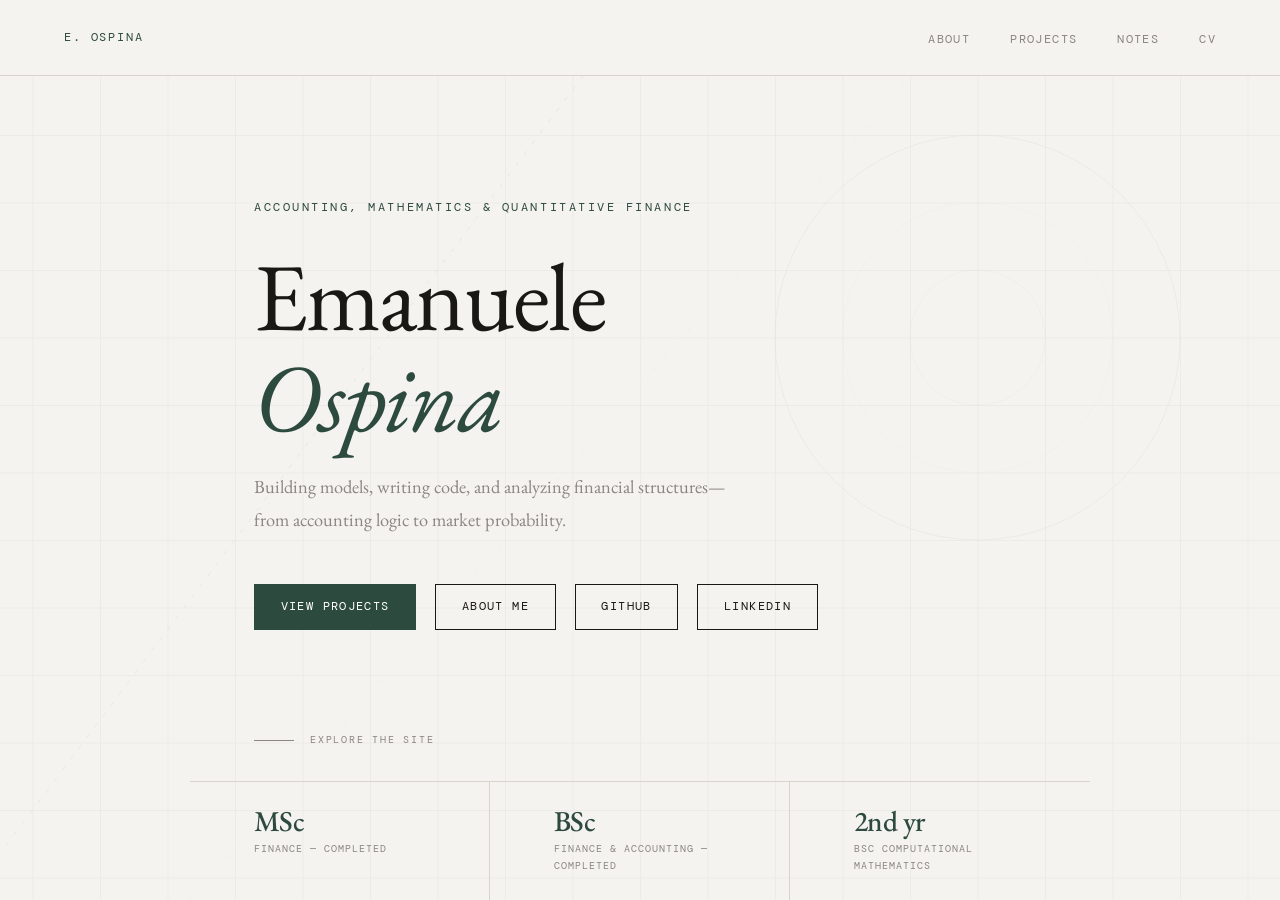
<file: index.html>
<!DOCTYPE html>
<html lang="en">
<head>
  <meta charset="UTF-8" />
  <meta name="viewport" content="width=device-width, initial-scale=1.0" />
  <title>Emanuele Ospina</title>
  <link rel="stylesheet" href="shared.css" />
  <style>
    /* Hero is full viewport, no standard .page padding */
    body { overflow: hidden; }

    #hero {
      min-height: 100vh;
      display: grid;
      grid-template-rows: 1fr auto;
      position: relative;
      overflow: hidden;
    }

    /* Grid background */
    .hero-bg {
      position: absolute;
      inset: 0;
      pointer-events: none;
      z-index: 0;
    }

    .hero-bg svg { width: 100%; height: 100%; opacity: 0.15; }

    /* Floating math */
    .math-float {
      position: absolute;
      font-family: 'EB Garamond', serif;
      font-style: italic;
      color: var(--accent);
      opacity: 0;
      pointer-events: none;
      animation: floatUp 18s infinite ease-in-out;
      user-select: none;
    }

    @keyframes floatUp {
      0%   { opacity: 0; transform: translateY(0) rotate(-3deg); }
      15%  { opacity: 0.13; }
      80%  { opacity: 0.07; }
      100% { opacity: 0; transform: translateY(-110px) rotate(3deg); }
    }

    .hero-content {
      position: relative;
      z-index: 1;
      display: flex;
      flex-direction: column;
      justify-content: center;
      padding: 9rem 4rem 3rem;
      max-width: 900px;
      margin: 0 auto;
      width: 100%;
    }

    .hero-eyebrow {
      font-family: 'DM Mono', monospace;
      font-size: 0.72rem;
      letter-spacing: 0.22em;
      text-transform: uppercase;
      color: var(--accent);
      margin-bottom: 1.8rem;
      opacity: 0;
      animation: fadeUp 0.8s 0.3s forwards;
    }

    .hero-name {
      font-size: clamp(3.4rem, 7.5vw, 6rem);
      font-weight: 400;
      line-height: 1.05;
      letter-spacing: -0.02em;
      margin-bottom: 1.4rem;
      opacity: 0;
      animation: fadeUp 0.9s 0.5s forwards;
    }

    .hero-name em { font-style: italic; color: var(--accent); }

    .hero-desc {
      font-size: 1.15rem;
      color: var(--muted);
      max-width: 500px;
      line-height: 1.8;
      margin-bottom: 3rem;
      opacity: 0;
      animation: fadeUp 0.9s 0.7s forwards;
    }

    .hero-links {
      display: flex;
      gap: 1.2rem;
      flex-wrap: wrap;
      opacity: 0;
      animation: fadeUp 0.9s 0.9s forwards;
    }

    /* Scroll indicator */
    .hero-scroll {
      position: relative;
      z-index: 1;
      padding: 0 4rem 2rem;
      max-width: 900px;
      margin: 0 auto;
      width: 100%;
      opacity: 0;
      animation: fadeIn 1s 1.4s forwards;
    }

    .scroll-line { display: flex; align-items: center; gap: 1rem; }

    .scroll-bar {
      width: 40px; height: 1px;
      background: var(--muted);
      position: relative;
      overflow: hidden;
    }

    .scroll-bar::after {
      content: '';
      position: absolute;
      top: 0; left: -100%;
      width: 100%; height: 100%;
      background: var(--accent);
      animation: slideBar 2.2s 1.6s infinite;
    }

    @keyframes slideBar {
      0%   { left: -100%; }
      100% { left: 100%; }
    }

    .scroll-text {
      font-family: 'DM Mono', monospace;
      font-size: 0.62rem;
      letter-spacing: 0.18em;
      text-transform: uppercase;
      color: var(--muted);
    }

    /* Stats bar */
    .hero-stats {
      position: relative;
      z-index: 1;
      border-top: 1px solid var(--border);
      display: grid;
      grid-template-columns: repeat(3, 1fr);
      max-width: 900px;
      margin: 0 auto;
      width: 100%;
      opacity: 0;
      animation: fadeIn 1s 1.1s forwards;
    }

    .hero-stat {
      padding: 1.6rem 4rem;
      border-right: 1px solid var(--border);
    }

    .hero-stat:last-child { border-right: none; }

    .hero-stat-num {
      font-size: 1.8rem;
      font-weight: 500;
      color: var(--accent);
      letter-spacing: -0.02em;
      line-height: 1;
      margin-bottom: 0.3rem;
    }

    .hero-stat-label {
      font-family: 'DM Mono', monospace;
      font-size: 0.62rem;
      letter-spacing: 0.1em;
      text-transform: uppercase;
      color: var(--muted);
    }

    @keyframes fadeUp {
      from { opacity: 0; transform: translateY(20px); }
      to   { opacity: 1; transform: translateY(0); }
    }

    @keyframes fadeIn {
      from { opacity: 0; }
      to   { opacity: 1; }
    }

    @media (max-width: 680px) {
      body { overflow: auto; }
      .hero-content { padding: 8rem 1.5rem 2rem; }
      .hero-stats { grid-template-columns: 1fr 1fr; }
      .hero-stat { padding: 1.3rem 1.5rem; }
      .hero-stat:nth-child(3) { grid-column: span 2; }
      .hero-scroll { padding: 0 1.5rem 1.5rem; }
    }
  </style>
</head>
<body>

<nav>
  <a href="index.html" class="nav-logo">E. Ospina</a>
  <ul class="nav-links">
    <li><a href="about.html">About</a></li>
    <li><a href="projects.html">Projects</a></li>
    <li><a href="notes.html">Notes</a></li>
    <li><a href="cv.html">CV</a></li>
  </ul>
</nav>

<section id="hero">

  <div class="hero-bg">
    <svg viewBox="0 0 1200 800" preserveAspectRatio="xMidYMid slice" xmlns="http://www.w3.org/2000/svg">
      <defs>
        <pattern id="grid" width="60" height="60" patternUnits="userSpaceOnUse">
          <path d="M 60 0 L 0 0 0 60" fill="none" stroke="#2d4a3e" stroke-width="0.5"/>
        </pattern>
      </defs>
      <rect width="100%" height="100%" fill="url(#grid)" />
      <line x1="0" y1="800" x2="600" y2="0" stroke="#2d4a3e" stroke-width="0.8" stroke-dasharray="4 8" opacity="0.5"/>
      <line x1="200" y1="800" x2="900" y2="0" stroke="#2d4a3e" stroke-width="0.5" stroke-dasharray="4 12" opacity="0.3"/>
      <circle cx="900" cy="300" r="180" fill="none" stroke="#2d4a3e" stroke-width="0.6" opacity="0.5"/>
      <circle cx="900" cy="300" r="120" fill="none" stroke="#2d4a3e" stroke-width="0.4" opacity="0.3"/>
      <circle cx="900" cy="300" r="60"  fill="none" stroke="#2d4a3e" stroke-width="0.4" opacity="0.45"/>
    </svg>
  </div>

  <div class="math-float" style="font-size:2.2rem; left:72%; top:30%; animation-delay:0s;  animation-duration:20s;">∫</div>
  <div class="math-float" style="font-size:1.6rem; left:80%; top:55%; animation-delay:4s;  animation-duration:22s;">σ</div>
  <div class="math-float" style="font-size:1.4rem; left:65%; top:65%; animation-delay:8s;  animation-duration:18s;">∂</div>
  <div class="math-float" style="font-size:2rem;   left:85%; top:20%; animation-delay:2s;  animation-duration:25s;">Σ</div>
  <div class="math-float" style="font-size:1.3rem; left:60%; top:45%; animation-delay:12s; animation-duration:19s;">μ</div>
  <div class="math-float" style="font-size:1.8rem; left:75%; top:75%; animation-delay:6s;  animation-duration:21s;">λ</div>
  <div class="math-float" style="font-size:1.2rem; left:88%; top:70%; animation-delay:10s; animation-duration:23s;">∇</div>

  <div class="hero-content">
    <div class="hero-eyebrow">Accounting, Mathematics &amp; Quantitative Finance</div>
    <h1 class="hero-name">Emanuele<br><em>Ospina</em></h1>
    <p class="hero-desc">
      Building models, writing code, and analyzing financial structures—from accounting logic to market probability.
    </p>
    <div class="hero-links">
      <a href="projects.html" class="btn filled">View Projects</a>
      <a href="about.html" class="btn">About me</a>
      <a href="https://github.com/emanueleospina" target="_blank" class="btn">GitHub</a>
      <a href="https://www.linkedin.com/in/emanuele-ospina-castellanos/" target="_blank" class="btn">LinkedIn</a>
    </div>
  </div>

  <div class="hero-scroll">
    <div class="scroll-line">
      <div class="scroll-bar"></div>
      <span class="scroll-text">Explore the site</span>
    </div>
  </div>

  <div class="hero-stats">
    <div class="hero-stat">
      <div class="hero-stat-num">MSc</div>
      <div class="hero-stat-label">Finance — Completed</div>
    </div>
    <div class="hero-stat">
      <div class="hero-stat-num">BSc</div>
      <div class="hero-stat-label">Finance &amp; Accounting — Completed</div>
    </div>
    <div class="hero-stat">
      <div class="hero-stat-num">2nd yr</div>
      <div class="hero-stat-label"> Bsc Computational Mathematics</div>
    </div>
  </div>
</section>

</body>
</html>
</file>
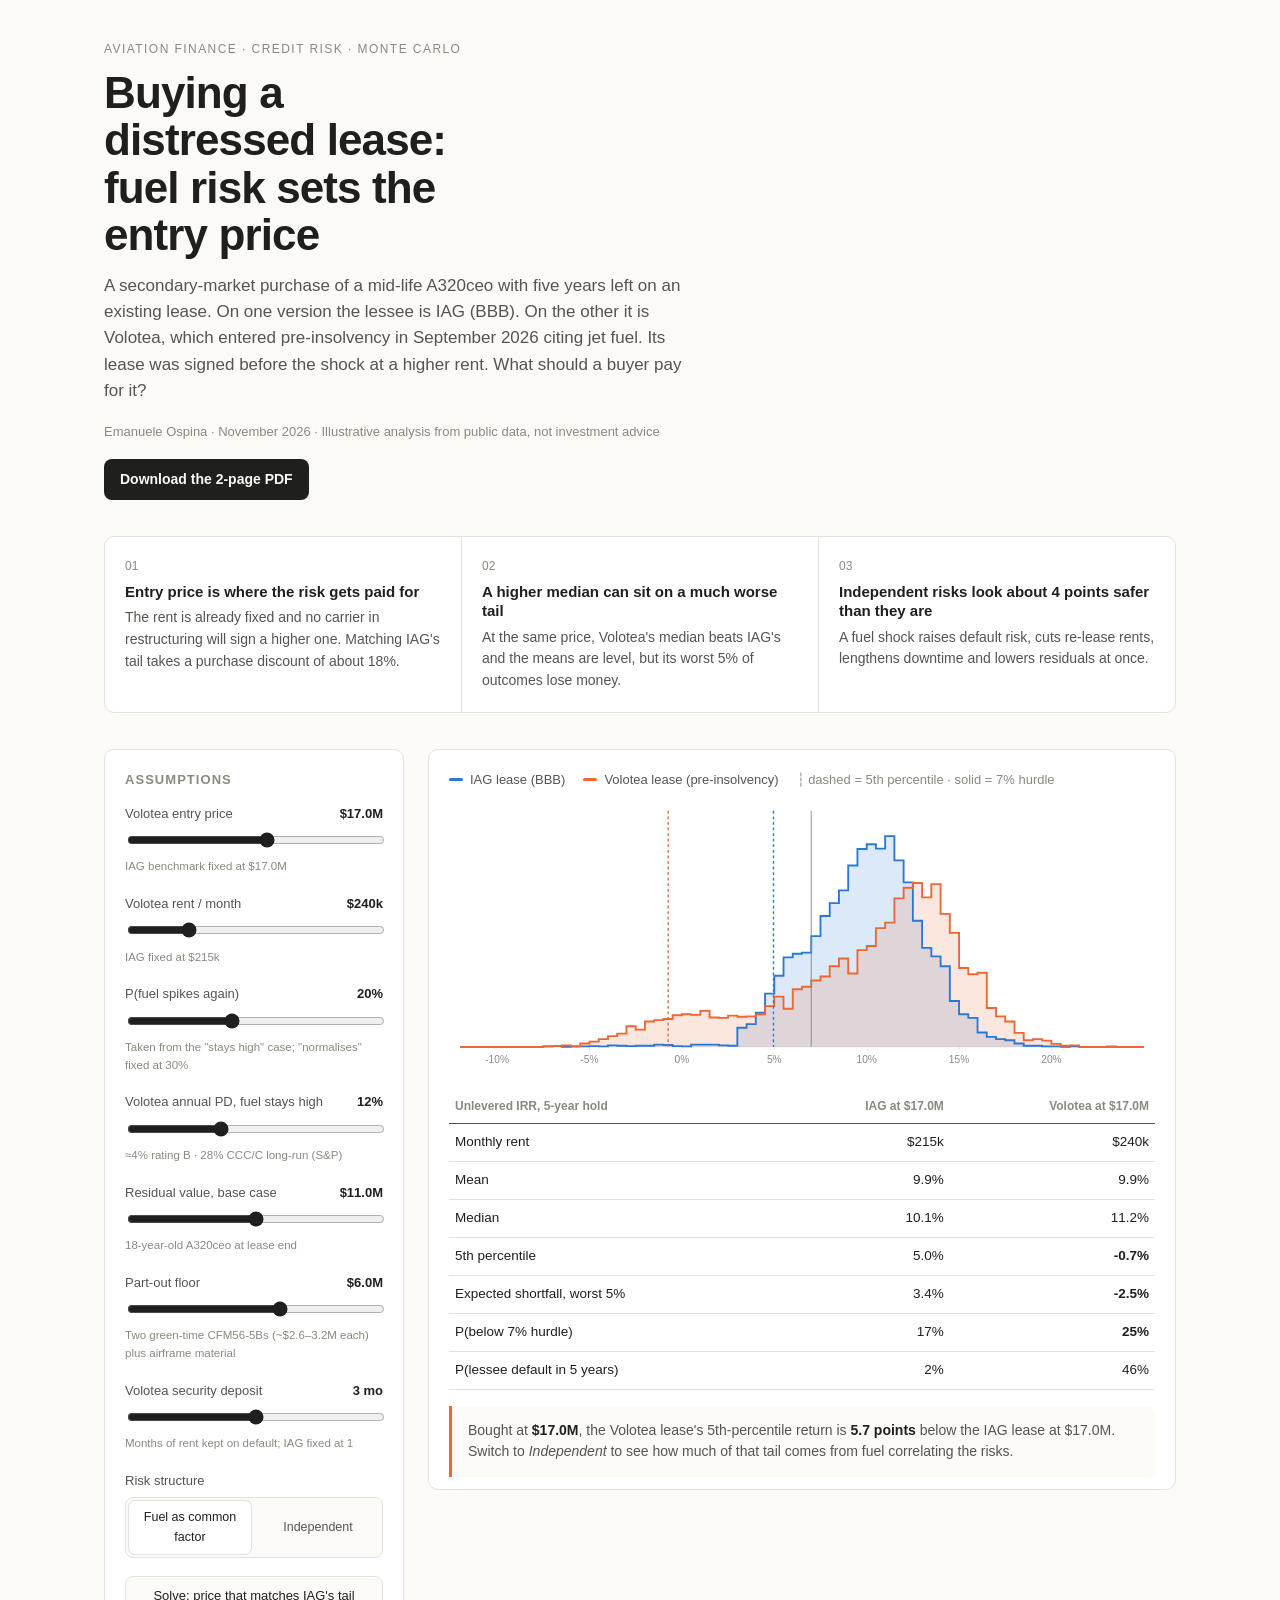
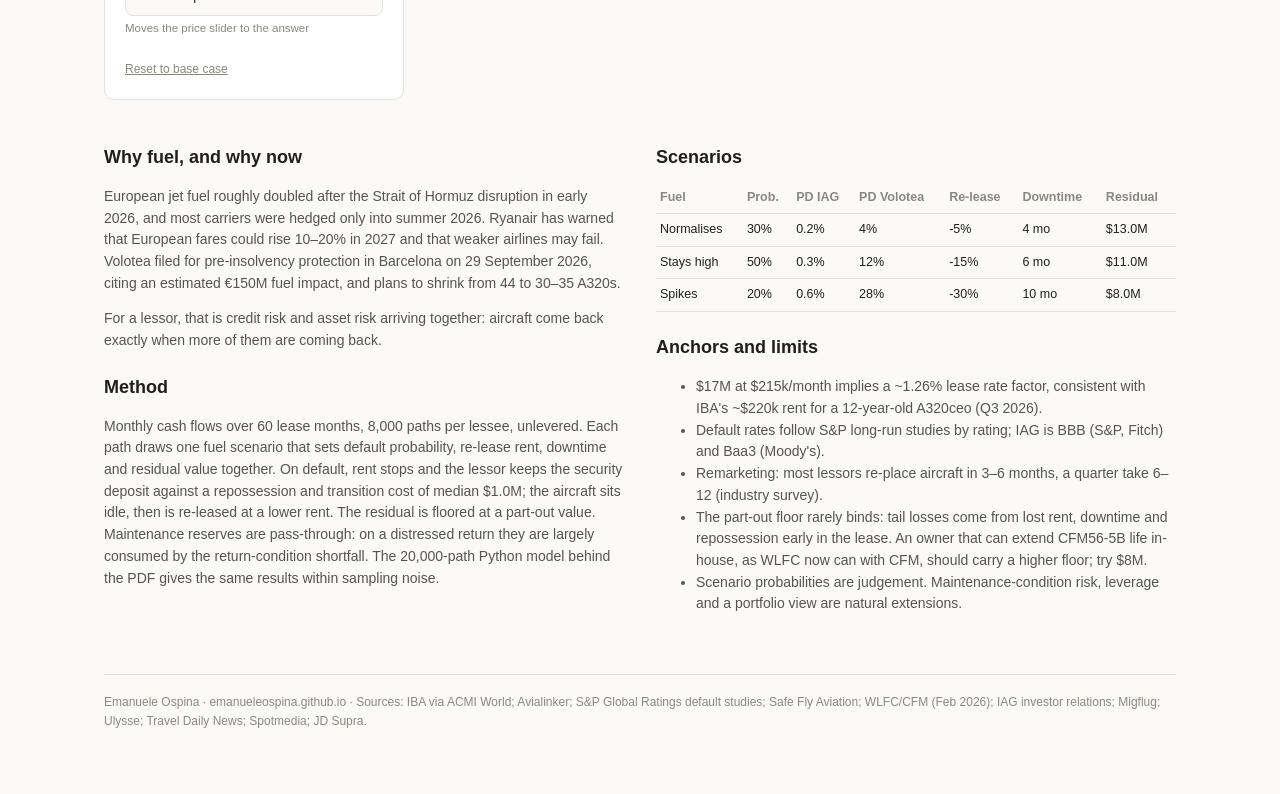
<file: a320-lease-risk/index.html>
<!doctype html>
<html lang="en">
<head>
<meta charset="utf-8">
<meta name="viewport" content="width=device-width,initial-scale=1">
<title>Distressed Lease Pricing</title>
<meta name="description" content="Interactive Monte Carlo: what entry price makes a lease-attached A320ceo with a distressed lessee worth buying, when jet fuel drives default, re-lease rents and residual values together.">
<style>
:root{
  --bg:#fbfaf7;--surface:#ffffff;--ink:#1f1f1e;--ink2:#55544f;--muted:#8a897f;--rule:#e3e2dc;
  --iag:#2a78d6;--vol:#eb6834;--iag-fill:rgba(42,120,214,.16);--vol-fill:rgba(235,104,52,.16);
  --accent:#1f1f1e;
}
@media (prefers-color-scheme:dark){:root:not([data-theme="light"]){
  --bg:#121211;--surface:#1a1a19;--ink:#f0efec;--ink2:#c3c2b7;--muted:#8f8e85;--rule:#2e2e2b;
  --iag:#3987e5;--vol:#d95926;--iag-fill:rgba(57,135,229,.2);--vol-fill:rgba(217,89,38,.2);--accent:#f0efec;}}
:root[data-theme="dark"]{--bg:#121211;--surface:#1a1a19;--ink:#f0efec;--ink2:#c3c2b7;--muted:#8f8e85;--rule:#2e2e2b;
  --iag:#3987e5;--vol:#d95926;--iag-fill:rgba(57,135,229,.2);--vol-fill:rgba(217,89,38,.2);--accent:#f0efec;}
*{box-sizing:border-box}
body{margin:0;background:var(--bg);color:var(--ink);font:15px/1.55 -apple-system,BlinkMacSystemFont,"Segoe UI",Inter,Helvetica,Arial,sans-serif;-webkit-font-smoothing:antialiased}
.wrap{max-width:1120px;margin:0 auto;padding:40px 24px 64px}
header .kicker{font-size:12px;letter-spacing:.12em;text-transform:uppercase;color:var(--muted);margin-bottom:10px}
h1{font-size:clamp(28px,4.4vw,44px);line-height:1.08;letter-spacing:-.02em;margin:0 0 14px;font-weight:700;max-width:16ch}
.lede{font-size:17px;color:var(--ink2);max-width:62ch;margin:0}
.byline{margin-top:18px;font-size:13px;color:var(--muted)}
.byline a{color:var(--ink2)}
.dl{display:inline-block;margin-top:16px;padding:10px 16px;border-radius:8px;background:var(--ink);color:var(--bg);text-decoration:none;font-size:14px;font-weight:600}
.dl:hover{opacity:.88}
.findings{display:grid;grid-template-columns:repeat(3,1fr);gap:1px;background:var(--rule);border:1px solid var(--rule);border-radius:10px;overflow:hidden;margin:36px 0}
.finding{background:var(--surface);padding:20px}
.finding .n{font-size:12px;color:var(--muted);font-variant-numeric:tabular-nums}
.finding h3{font-size:15px;margin:6px 0 6px;line-height:1.3}
.finding p{margin:0;font-size:14px;color:var(--ink2)}
.lab{display:grid;grid-template-columns:300px 1fr;gap:24px;align-items:start}
.panel{background:var(--surface);border:1px solid var(--rule);border-radius:10px;padding:20px}
.panel h2{font-size:13px;letter-spacing:.08em;text-transform:uppercase;color:var(--muted);margin:0 0 14px;font-weight:600}
.ctl{margin-bottom:18px}
.ctl label{display:flex;justify-content:space-between;font-size:13px;color:var(--ink2);margin-bottom:6px}
.ctl label b{color:var(--ink);font-variant-numeric:tabular-nums;font-weight:600}
.ctl .hint{font-size:11.5px;color:var(--muted);margin-top:4px}
input[type=range]{width:100%;accent-color:var(--accent)}
.toggle{display:flex;gap:6px;background:var(--bg);border:1px solid var(--rule);border-radius:8px;padding:3px}
.toggle button{flex:1;border:0;background:transparent;color:var(--ink2);font:inherit;font-size:12.5px;padding:7px 6px;border-radius:6px;cursor:pointer}
.toggle button[aria-pressed=true]{background:var(--surface);color:var(--ink);box-shadow:0 0 0 1px var(--rule)}
.btn{width:100%;border:1px solid var(--rule);background:var(--bg);color:var(--ink);font:inherit;font-size:13px;padding:9px;border-radius:8px;cursor:pointer}
.btn:hover{border-color:var(--muted)}
.reset{background:none;border:0;color:var(--muted);font:inherit;font-size:12px;cursor:pointer;padding:0;text-decoration:underline}
.chartcard{padding:20px 20px 12px}
.legend{display:flex;gap:18px;font-size:13px;color:var(--ink2);margin-bottom:6px;flex-wrap:wrap}
.legend span{display:inline-flex;align-items:center;gap:7px}
.legend i{width:14px;height:3px;border-radius:2px;display:inline-block}
svg{display:block;width:100%;height:auto;overflow:visible}
.axis text{fill:var(--muted);font-size:11px}
.axis line,.axis path{stroke:var(--rule)}
.tip{position:absolute;pointer-events:none;background:var(--surface);border:1px solid var(--rule);border-radius:8px;padding:8px 10px;font-size:12px;box-shadow:0 4px 16px rgba(0,0,0,.08);opacity:0;transition:opacity .1s;white-space:nowrap}
.tip .row{display:flex;gap:10px;justify-content:space-between}
.stats{width:100%;border-collapse:collapse;margin-top:14px;font-size:13.5px;font-variant-numeric:tabular-nums}
.stats th{text-align:left;font-weight:600;color:var(--muted);font-size:12px;padding:8px 6px;border-bottom:1px solid var(--ink2)}
.stats th:not(:first-child),.stats td:not(:first-child){text-align:right}
.stats td{padding:8px 6px;border-bottom:1px solid var(--rule)}
.stats td.bad{font-weight:600}
.callout{margin-top:16px;padding:14px 16px;border-left:3px solid var(--vol);background:var(--bg);border-radius:0 8px 8px 0;font-size:14px;color:var(--ink2)}
.callout b{color:var(--ink)}
section.notes{margin-top:44px;display:grid;grid-template-columns:1fr 1fr;gap:32px}
section.notes h2{font-size:18px;margin:0 0 10px}
section.notes p,section.notes li{font-size:14px;color:var(--ink2)}
table.sc{width:100%;border-collapse:collapse;font-size:12.5px;font-variant-numeric:tabular-nums}
table.sc th,table.sc td{padding:6px 4px;border-bottom:1px solid var(--rule);text-align:left}
table.sc th{color:var(--muted);font-weight:600}
footer{margin-top:44px;padding-top:18px;border-top:1px solid var(--rule);font-size:12px;color:var(--muted)}
.busy{opacity:.5;transition:opacity .15s}
@media (max-width:860px){.lab{grid-template-columns:1fr}.findings{grid-template-columns:1fr}section.notes{grid-template-columns:1fr}}
section.notes>div,.lab>div{min-width:0}
.scwrap{overflow-x:auto}
@media (max-width:480px){.wrap{padding:28px 16px 48px}table.sc{font-size:11px}table.sc th,table.sc td{padding:5px 3px}}
</style>
</head>
<body>
<div class="wrap">
<header>
  <div class="kicker">Aviation finance · Credit risk · Monte Carlo</div>
  <h1>Buying a distressed lease: fuel risk sets the entry price</h1>
  <p class="lede">A secondary-market purchase of a mid-life A320ceo with five years left on an existing lease. On one version the lessee is IAG (BBB). On the other it is Volotea, which entered pre-insolvency in September 2026 citing jet fuel. Its lease was signed before the shock at a higher rent. What should a buyer pay for it?</p>
  <div class="byline">Emanuele Ospina · November 2026 · Illustrative analysis from public data, not investment advice</div>
  <a class="dl" href="A320ceo_Lease_Credit_Risk_Ospina.pdf" download>Download the 2-page PDF</a>
</header>

<div class="findings">
  <div class="finding"><div class="n">01</div><h3>Entry price is where the risk gets paid for</h3><p>The rent is already fixed and no carrier in restructuring will sign a higher one. Matching IAG's tail takes a purchase discount of about 18%.</p></div>
  <div class="finding"><div class="n">02</div><h3>A higher median can sit on a much worse tail</h3><p>At the same price, Volotea's median beats IAG's and the means are level, but its worst 5% of outcomes lose money.</p></div>
  <div class="finding"><div class="n">03</div><h3>Independent risks look about 4 points safer than they are</h3><p>A fuel shock raises default risk, cuts re-lease rents, lengthens downtime and lowers residuals at once.</p></div>
</div>

<div class="lab">
  <aside class="panel" aria-label="Assumptions">
    <h2>Assumptions</h2>
    <div class="ctl"><label for="price">Volotea entry price <b id="price-v"></b></label>
      <input id="price" type="range" min="11" max="22" step="0.1" value="17">
      <div class="hint">IAG benchmark fixed at $17.0M</div></div>
    <div class="ctl"><label for="rentv">Volotea rent / month <b id="rentv-v"></b></label>
      <input id="rentv" type="range" min="200" max="380" step="5" value="240">
      <div class="hint">IAG fixed at $215k</div></div>
    <div class="ctl"><label for="pspike">P(fuel spikes again) <b id="pspike-v"></b></label>
      <input id="pspike" type="range" min="0" max="50" step="1" value="20">
      <div class="hint">Taken from the "stays high" case; "normalises" fixed at 30%</div></div>
    <div class="ctl"><label for="pdv">Volotea annual PD, fuel stays high <b id="pdv-v"></b></label>
      <input id="pdv" type="range" min="2" max="30" step="1" value="12">
      <div class="hint">≈4% rating B · 28% CCC/C long-run (S&amp;P)</div></div>
    <div class="ctl"><label for="resid">Residual value, base case <b id="resid-v"></b></label>
      <input id="resid" type="range" min="6" max="16" step="0.5" value="11">
      <div class="hint">18-year-old A320ceo at lease end</div></div>
    <div class="ctl"><label for="floor">Part-out floor <b id="floor-v"></b></label>
      <input id="floor" type="range" min="0" max="10" step="0.5" value="6">
      <div class="hint">Two green-time CFM56-5Bs (~$2.6–3.2M each) plus airframe material</div></div>
    <div class="ctl"><label for="dep">Volotea security deposit <b id="dep-v"></b></label>
      <input id="dep" type="range" min="0" max="6" step="1" value="3">
      <div class="hint">Months of rent kept on default; IAG fixed at 1</div></div>
    <div class="ctl"><label>Risk structure</label>
      <div class="toggle" role="group" aria-label="Risk structure">
        <button id="t-corr" aria-pressed="true">Fuel as common factor</button>
        <button id="t-ind" aria-pressed="false">Independent</button>
      </div></div>
    <div class="ctl"><button class="btn" id="solve">Solve: price that matches IAG's tail</button>
      <div class="hint">Moves the price slider to the answer</div></div>
    <button class="reset" id="reset">Reset to base case</button>
  </aside>

  <div>
    <div class="panel chartcard" id="chartwrap" style="position:relative">
      <div class="legend"><span><i style="background:var(--iag)"></i>IAG lease (BBB)</span><span><i style="background:var(--vol)"></i>Volotea lease (pre-insolvency)</span><span style="color:var(--muted)">┆ dashed = 5th percentile · solid = 7% hurdle</span></div>
      <svg id="chart" viewBox="0 0 760 300" role="img" aria-label="Distribution of unlevered IRR for both leases"></svg>
      <div class="tip" id="tip"></div>
      <table class="stats" aria-label="Summary statistics">
        <thead><tr><th>Unlevered IRR, 5-year hold</th><th>IAG at $17.0M</th><th id="vh">Volotea</th></tr></thead>
        <tbody id="stats"></tbody>
      </table>
      <div class="callout" id="callout"></div>
    </div>
  </div>
</div>

<section class="notes">
  <div>
    <h2>Why fuel, and why now</h2>
    <p>European jet fuel roughly doubled after the Strait of Hormuz disruption in early 2026, and most carriers were hedged only into summer 2026. Ryanair has warned that European fares could rise 10–20% in 2027 and that weaker airlines may fail. Volotea filed for pre-insolvency protection in Barcelona on 29 September 2026, citing an estimated €150M fuel impact, and plans to shrink from 44 to 30–35 A320s.</p>
    <p>For a lessor, that is credit risk and asset risk arriving together: aircraft come back exactly when more of them are coming back.</p>
    <h2 style="margin-top:22px">Method</h2>
    <p>Monthly cash flows over 60 lease months, 8,000 paths per lessee, unlevered. Each path draws one fuel scenario that sets default probability, re-lease rent, downtime and residual value together. On default, rent stops and the lessor keeps the security deposit against a repossession and transition cost of median $1.0M; the aircraft sits idle, then is re-leased at a lower rent. The residual is floored at a part-out value. Maintenance reserves are pass-through: on a distressed return they are largely consumed by the return-condition shortfall. The 20,000-path Python model behind the PDF gives the same results within sampling noise.</p>
  </div>
  <div>
    <h2>Scenarios</h2>
    <div class="scwrap"><table class="sc">
      <thead><tr><th>Fuel</th><th>Prob.</th><th>PD IAG</th><th>PD Volotea</th><th>Re-lease</th><th>Downtime</th><th>Residual</th></tr></thead>
      <tbody id="sc"></tbody>
    </table></div>
    <h2 style="margin-top:22px">Anchors and limits</h2>
    <ul>
      <li>$17M at $215k/month implies a ~1.26% lease rate factor, consistent with IBA's ~$220k rent for a 12-year-old A320ceo (Q3 2026).</li>
      <li>Default rates follow S&amp;P long-run studies by rating; IAG is BBB (S&amp;P, Fitch) and Baa3 (Moody's).</li>
      <li>Remarketing: most lessors re-place aircraft in 3–6 months, a quarter take 6–12 (industry survey).</li>
      <li>The part-out floor rarely binds: tail losses come from lost rent, downtime and repossession early in the lease. An owner that can extend CFM56-5B life in-house, as WLFC now can with CFM, should carry a higher floor; try $8M.</li>
      <li>Scenario probabilities are judgement. Maintenance-condition risk, leverage and a portfolio view are natural extensions.</li>
    </ul>
  </div>
</section>

<footer>Emanuele Ospina · emanueleospina.github.io · Sources: IBA via ACMI World; Avialinker; S&amp;P Global Ratings default studies; Safe Fly Aviation; WLFC/CFM (Feb 2026); IAG investor relations; Migflug; Ulysse; Travel Daily News; Spotmedia; JD Supra.</footer>
</div>

<script>
(()=>{
const T=60,N=8000,HURDLE=0.07,RENT_IAG=215e3,REPO=1.0e6,IAG_PRICE=17e6;
const BASE={price:17,rentv:240,pspike:20,pdv:12,resid:11,floor:6,dep:3,corr:true};
let S={...BASE};
const $=id=>document.getElementById(id);

function scen(){
  const ps=S.pspike/100, pn=0.30, ph=Math.max(0,1-pn-ps);
  return [
    {name:"Normalises",p:pn,pdI:.002,pdV:.04,hc:-.05,res:(S.resid+2)*1e6,down:4},
    {name:"Stays high",p:ph,pdI:.003,pdV:S.pdv/100,hc:-.15,res:S.resid*1e6,down:6},
    {name:"Spikes",p:ps,pdI:.006,pdV:.28,hc:-.30,res:(S.resid-3)*1e6,down:10}];
}
function rng(seed){return()=>{seed|=0;seed=seed+0x6D2B79F5|0;let t=Math.imul(seed^seed>>>15,1|seed);t=t+Math.imul(t^t>>>7,61|t)^t;return((t^t>>>14)>>>0)/4294967296}}
function normal(r){let u=0;while(!u)u=r();return Math.sqrt(-2*Math.log(u))*Math.cos(2*Math.PI*r())}
function pick(r,sc){const u=r();let c=0;for(let i=0;i<3;i++){c+=sc[i].p;if(u<c)return i}return 2}

function irr(cf){let lo=-0.05,hi=0.10;
  for(let k=0;k<60;k++){const m=(lo+hi)/2;let npv=0,d=1;for(let t=0;t<=T;t++){npv+=cf[t]/d;d*=1+m}
    if(npv>0)lo=m;else hi=m}
  return Math.pow(1+(lo+hi)/2,12)-1}

function simulate(lessee,price,rent,n=N,seed=42){
  const depM=lessee==="iag"?1:S.dep,floor=S.floor*1e6;
  const r=rng(seed),sc=scen(),out=new Float64Array(n);let defs=0;const cf=new Float64Array(T+1);
  for(let j=0;j<n;j++){
    const s0=pick(r,sc);
    const sp=S.corr?s0:pick(r,sc),sh=S.corr?s0:pick(r,sc),sr=S.corr?s0:pick(r,sc),sd=S.corr?s0:pick(r,sc);
    const pd=lessee==="iag"?sc[sp].pdI:sc[sp].pdV;
    const hc=sc[sh].hc+0.05*normal(r);
    const resid=Math.max(floor,sc[sr].res*Math.exp(0.15*normal(r)));
    const down=Math.min(24,Math.max(1,Math.round(sc[sd].down*Math.exp(0.35*normal(r)))));
    const repo=REPO*Math.exp(0.4*normal(r));
    const h=1-Math.pow(1-pd,1/12);
    const tau=Math.ceil(Math.log(1-r())/Math.log(1-h));
    const def=tau<=T; if(def)defs++;
    cf[0]=-price;
    for(let m=1;m<=T;m++){
      let c=0;
      if(m<tau)c+=rent;
      else if(def&&m>=tau+down)c+=rent*(1+hc);
      if(def&&m===tau)c-=repo-depM*rent;
      if(m===T)c+=resid;
      cf[m]=c}
    out[j]=irr(cf)}
  return{irr:out,pdef:defs/n}}

function summarize(x){
  const s=Float64Array.from(x).sort();const n=s.length,q=p=>s[Math.min(n-1,Math.floor(p*n))];
  const p5=q(.05);let tail=0,k=0,sum=0,below=0;
  for(const v of s){sum+=v;if(v<=p5){tail+=v;k++}if(v<HURDLE)below++}
  return{mean:sum/n,p50:q(.5),p5,es:tail/k,below:below/n}}

const fmt=v=>(v*100).toFixed(1)+"%";
let last=null;

function run(){
  const price=S.price*1e6, rv=S.rentv*1e3;
  const a=simulate("iag",IAG_PRICE,RENT_IAG), v=simulate("vol",price,rv);
  const A=summarize(a.irr),V=summarize(v.irr);
  last={a,v,A,V};
  $("vh").textContent="Volotea at $"+S.price.toFixed(1)+"M";
  draw(a.irr,v.irr,A,V);
  $("stats").innerHTML=[
    ["Monthly rent","$215k","$"+S.rentv+"k"],
    ["Mean",fmt(A.mean),fmt(V.mean)],
    ["Median",fmt(A.p50),fmt(V.p50)],
    ["5th percentile",fmt(A.p5),fmt(V.p5),V.p5<A.p5],
    ["Expected shortfall, worst 5%",fmt(A.es),fmt(V.es),V.es<A.es],
    ["P(below 7% hurdle)",(A.below*100).toFixed(0)+"%",(V.below*100).toFixed(0)+"%",V.below>A.below],
    ["P(lessee default in 5 years)",(a.pdef*100).toFixed(0)+"%",(v.pdef*100).toFixed(0)+"%"]
  ].map(r=>`<tr><td>${r[0]}</td><td>${r[1]}</td><td class="${r[3]?'bad':''}">${r[2]}</td></tr>`).join("");
  const gap=(A.p5-V.p5)*100;
  $("callout").innerHTML = gap>0.3
    ? `Bought at <b>$${S.price.toFixed(1)}M</b>, the Volotea lease's 5th-percentile return is <b>${gap.toFixed(1)} points</b> below the IAG lease at $17.0M. ${S.corr?"Switch to <i>Independent</i> to see how much of that tail comes from fuel correlating the risks.":"Switch back to <i>Fuel as common factor</i>: treating the risks as independent makes the tail look safer than it is."}`
    : `At these assumptions the Volotea lease's tail is no worse than IAG's. The premium or discount is doing its job.`;
  $("sc").innerHTML=scen().map(s=>`<tr><td>${s.name}</td><td>${(s.p*100).toFixed(0)}%</td><td>${(s.pdI*100).toFixed(1)}%</td><td>${(s.pdV*100).toFixed(0)}%</td><td>${(s.hc*100).toFixed(0)}%</td><td>${s.down} mo</td><td>$${(s.res/1e6).toFixed(1)}M</td></tr>`).join("");
}

function draw(a,v,A,V){
  const q99=x=>{const t=Float64Array.from(x).sort();return t[Math.floor(.995*t.length)]*100};
  const W=760,H=300,m={l:12,r:12,t:16,b:30},lo=-12,hi=Math.max(22,Math.ceil((Math.max(q99(a),q99(v))+2)/5)*5),bw=0.5,nb=Math.round((hi-lo)/bw);
  const bin=x=>{const c=new Array(nb).fill(0);for(const y of x){const i=Math.floor((y*100-lo)/bw);if(i>=0&&i<nb)c[i]++}return c.map(k=>k/x.length)};
  const ca=bin(a),cv=bin(v),ymax=Math.max(...ca,...cv)*1.12;
  const X=p=>m.l+(p-lo)/(hi-lo)*(W-m.l-m.r), Y=d=>H-m.b-d/ymax*(H-m.t-m.b);
  const path=c=>{let s=`M${X(lo)},${Y(0)}`;c.forEach((d,i)=>{s+=`L${X(lo+i*bw)},${Y(d)}L${X(lo+(i+1)*bw)},${Y(d)}`});return s+`L${X(hi)},${Y(0)}`};
  let g=`<g class="axis"><line x1="${m.l}" x2="${W-m.r}" y1="${H-m.b}" y2="${H-m.b}"/>`;
  for(let t=-10;t<=hi-2;t+=5)g+=`<line x1="${X(t)}" x2="${X(t)}" y1="${H-m.b}" y2="${H-m.b+4}"/><text x="${X(t)}" y="${H-m.b+17}" text-anchor="middle">${t}%</text>`;
  g+=`</g>`;
  g+=`<path d="${path(ca)}Z" fill="var(--iag-fill)"/><path d="${path(cv)}Z" fill="var(--vol-fill)"/>`;
  g+=`<path d="${path(ca)}" fill="none" stroke="var(--iag)" stroke-width="2"/><path d="${path(cv)}" fill="none" stroke="var(--vol)" stroke-width="2"/>`;
  g+=`<line x1="${X(7)}" x2="${X(7)}" y1="${m.t}" y2="${H-m.b}" stroke="var(--muted)" stroke-width="1"/>`;
  for(const [p,c] of [[A.p5,"var(--iag)"],[V.p5,"var(--vol)"]])
    g+=`<line x1="${X(p*100)}" x2="${X(p*100)}" y1="${m.t}" y2="${H-m.b}" stroke="${c}" stroke-width="1.5" stroke-dasharray="3 3"/>`;
  g+=`<line id="xh" y1="${m.t}" y2="${H-m.b}" stroke="var(--ink2)" stroke-width="1" opacity="0"/>`;
  g+=`<rect id="hit" x="${m.l}" y="${m.t}" width="${W-m.l-m.r}" height="${H-m.t-m.b}" fill="transparent"/>`;
  const svg=$("chart");svg.innerHTML=g;
  const hit=svg.querySelector("#hit"),xh=svg.querySelector("#xh"),tip=$("tip"),wrap=$("chartwrap");
  hit.onmousemove=e=>{
    const r=svg.getBoundingClientRect(),sx=(e.clientX-r.left)/r.width*W;
    const i=Math.max(0,Math.min(nb-1,Math.floor(((sx-m.l)/(W-m.l-m.r)*(hi-lo))/bw)));
    const x0=lo+i*bw;xh.setAttribute("x1",X(x0+bw/2));xh.setAttribute("x2",X(x0+bw/2));xh.setAttribute("opacity",.5);
    tip.innerHTML=`<div style="color:var(--muted);margin-bottom:3px">IRR ${x0.toFixed(1)}% to ${(x0+bw).toFixed(1)}%</div>
      <div class="row"><span><i style="display:inline-block;width:8px;height:8px;border-radius:2px;background:var(--iag);margin-right:5px"></i>IAG</span><b>${(ca[i]*100).toFixed(1)}% of paths</b></div>
      <div class="row"><span><i style="display:inline-block;width:8px;height:8px;border-radius:2px;background:var(--vol);margin-right:5px"></i>Volotea</span><b>${(cv[i]*100).toFixed(1)}% of paths</b></div>`;
    const wr=wrap.getBoundingClientRect();let left=e.clientX-wr.left+14;if(left>wr.width-190)left-=210;
    tip.style.left=left+"px";tip.style.top=(e.clientY-wr.top-10)+"px";tip.style.opacity=1};
  hit.onmouseleave=()=>{tip.style.opacity=0;xh.setAttribute("opacity",0)};
}

function solvePrice(){
  const btn=$("solve");btn.textContent="Solving…";btn.disabled=true;
  setTimeout(()=>{
    const target=summarize(simulate("iag",IAG_PRICE,RENT_IAG).irr).p5, from=S.price;
    let lo=5e6,hi=30e6;
    for(let k=0;k<16;k++){const mid=(lo+hi)/2;
      const p5=summarize(simulate("vol",mid,S.rentv*1e3).irr).p5;
      if(p5>target)lo=mid;else hi=mid}
    const p=(lo+hi)/2,disc=1-p/(from*1e6);
    btn.disabled=false;btn.textContent="Solve: price that matches IAG's tail";
    S.price=Math.round(p/1e5)/10;sync();run();
    $("callout").innerHTML=`Entry price moved from $${from.toFixed(1)}M to <b>$${(p/1e6).toFixed(1)}M</b>, a <b>${(Math.abs(disc)*100).toFixed(0)}% ${disc>=0?"discount":"premium"}</b>. The two dashed 5th-percentile lines now sit together: the distressed lease, bought cheaper, carries the same tail as the IAG lease at $17.0M.`;
  },30);
}

const ctrls={price:v=>"$"+(+v).toFixed(1)+"M",rentv:v=>"$"+v+"k",pspike:v=>v+"%",pdv:v=>v+"%",resid:v=>"$"+(+v).toFixed(1)+"M",floor:v=>"$"+(+v).toFixed(1)+"M",dep:v=>v+" mo"};
let pending=null;
function schedule(){$("chartwrap").classList.add("busy");clearTimeout(pending);pending=setTimeout(()=>{run();$("chartwrap").classList.remove("busy")},60)}
function sync(){for(const k in ctrls){$(k).value=S[k];$(k+"-v").textContent=ctrls[k](S[k])}
  $("t-corr").setAttribute("aria-pressed",S.corr);$("t-ind").setAttribute("aria-pressed",!S.corr)}
for(const k in ctrls)$(k).addEventListener("input",e=>{S[k]=+e.target.value;$(k+"-v").textContent=ctrls[k](S[k]);schedule()});
$("t-corr").onclick=()=>{S.corr=true;sync();schedule()};
$("t-ind").onclick=()=>{S.corr=false;sync();schedule()};
$("reset").onclick=()=>{S={...BASE};sync();schedule()};
$("solve").onclick=solvePrice;
sync();run();
})();
</script>
</body>
</html>
</file>
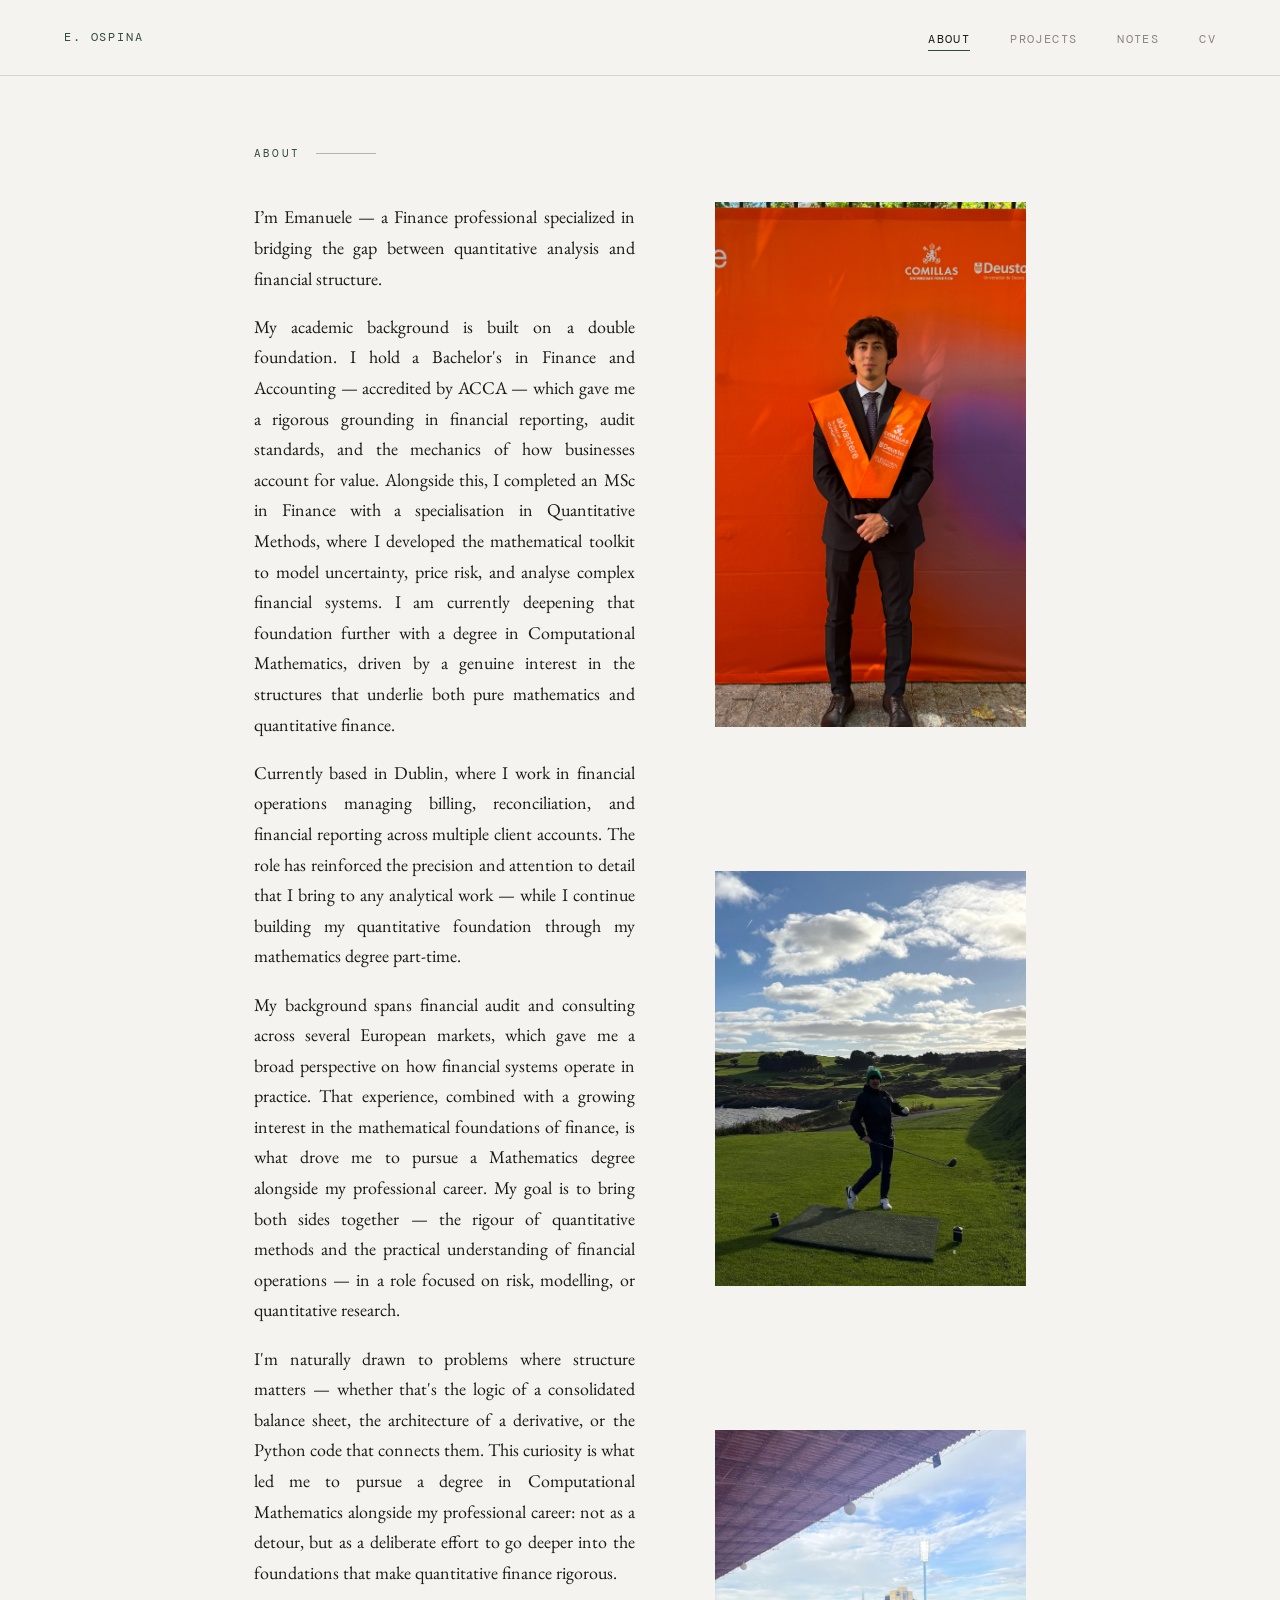
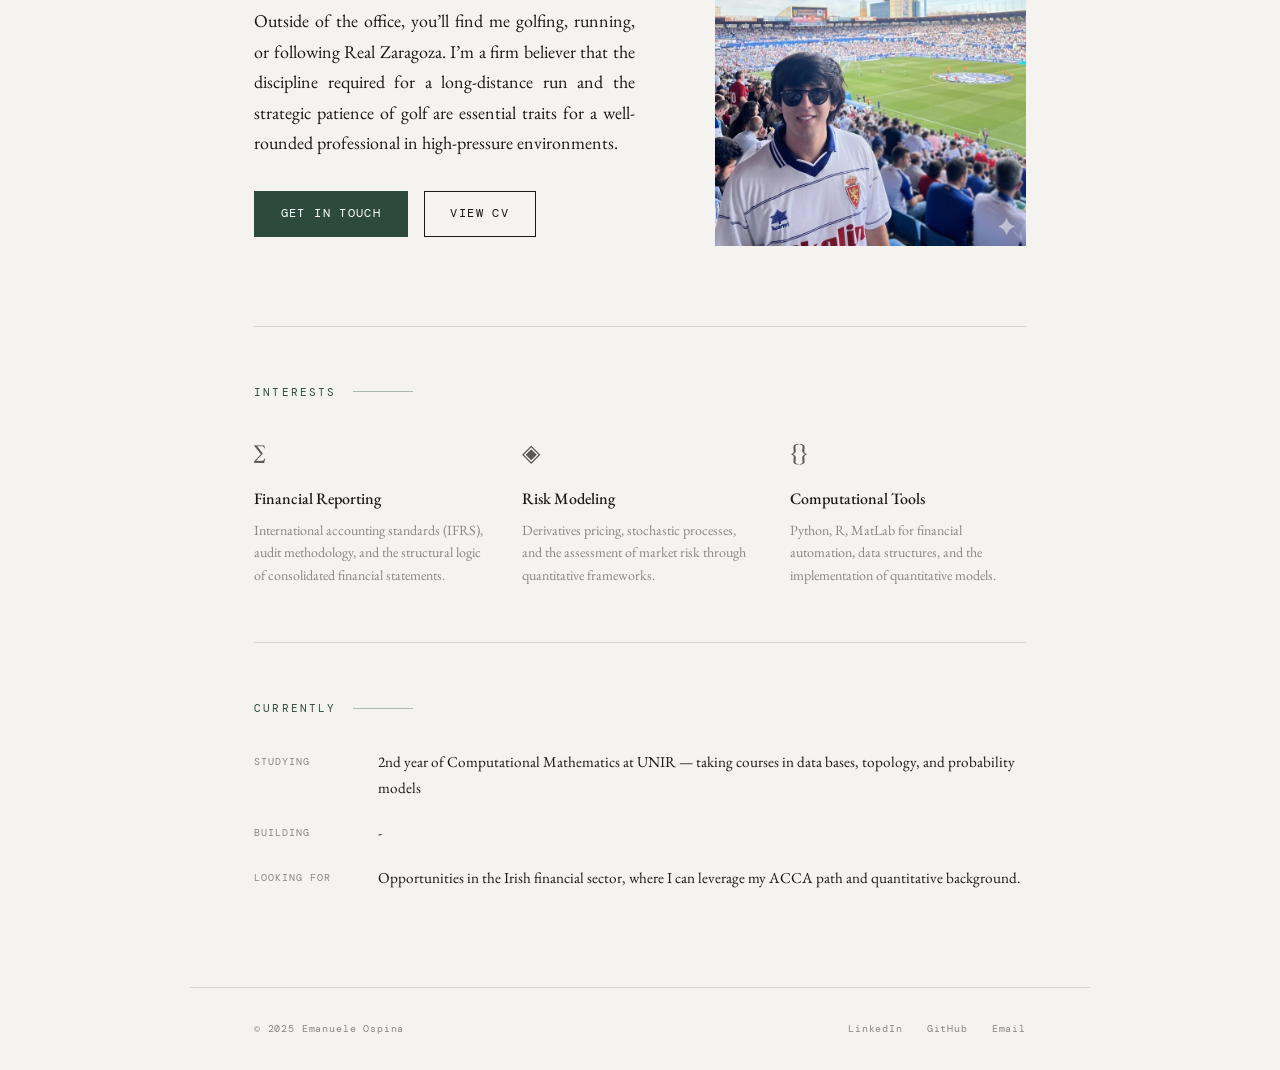
<file: about.html>
<!DOCTYPE html>
<html lang="en">
<head>
  <meta charset="UTF-8" />
  <meta name="viewport" content="width=device-width, initial-scale=1.0" />
  <title>About — Emanuele Ospina</title>
  <link rel="stylesheet" href="shared.css" />
  <style>
    .about-grid {
      display: grid;
      grid-template-columns: 1.1fr 0.9fr;
      gap: 5rem;
      align-items: start;
      margin-bottom: 5rem;
    }

    .about-text p { margin-bottom: 1.1rem; color: var(--ink); text-align: justify; }
    .about-text p:last-child { margin-bottom: 0; }

    /* Photo placeholder */
    .about-photo {
      width: 100%;
      spect-ratio: auto;
      display: flex;
      flex-direction: column;
      gap: 9rem;
      align-items: center;
      justify-content: center;
      position: relative;
      overflow: hidden;
    }

    .about-photo img {
      width: 100%;
      height: 100%;
      object-fit: cover;
    }

    .photo-placeholder {
      font-family: 'DM Mono', monospace;
      font-size: 0.65rem;
      letter-spacing: 0.12em;
      text-transform: uppercase;
      color: var(--muted);
      text-align: center;
    }

    /* Interests */
    .interests {
      border-top: 1px solid var(--border);
      padding-top: 3.5rem;
      margin-bottom: 3.5rem;
    }

    .interests-grid {
      display: grid;
      grid-template-columns: repeat(3, 1fr);
      gap: 2rem;
    }

    .interest-item {}

    .interest-icon {
      font-size: 1.5rem;
      margin-bottom: 0.7rem;
      opacity: 0.7;
    }

    .interest-title {
      font-weight: 500;
      margin-bottom: 0.4rem;
      font-size: 1rem;
    }

    .interest-desc {
      font-size: 0.88rem;
      color: var(--muted);
      line-height: 1.6;
    }

    /* Currently */
    .currently {
      border-top: 1px solid var(--border);
      padding-top: 3.5rem;
    }

    .currently-list {
      display: flex;
      flex-direction: column;
      gap: 1.2rem;
    }

    .currently-item {
      display: grid;
      grid-template-columns: 100px 1fr;
      gap: 1.5rem;
      font-size: 0.95rem;
    }

    .currently-label {
      font-family: 'DM Mono', monospace;
      font-size: 0.65rem;
      letter-spacing: 0.1em;
      text-transform: uppercase;
      color: var(--muted);
      padding-top: 0.2rem;
    }

    @media (max-width: 680px) {
      .about-grid { grid-template-columns: 1fr; gap: 2.5rem; }
      .about-photo { aspect-ratio: 1/1; }
      .interests-grid { grid-template-columns: 1fr 1fr; }
      .currently-item { grid-template-columns: 80px 1fr; }
    }
  </style>
</head>
<body>

<nav>
  <a href="index.html" class="nav-logo">E. Ospina</a>
  <ul class="nav-links">
    <li><a href="about.html" class="active">About</a></li>
    <li><a href="projects.html">Projects</a></li>
    <li><a href="notes.html">Notes</a></li>
    <li><a href="cv.html">CV</a></li>
  </ul>
</nav>

<main class="page">

  <div class="label reveal">About</div>

  <div class="about-grid">
    <div class="about-text reveal">
      <p>
        I’m Emanuele — a Finance professional specialized in bridging the gap between quantitative analysis and financial structure.
      </p>
      <p>
        My academic background is built on a double foundation. I hold a Bachelor's in Finance and Accounting — accredited by ACCA — which gave me a rigorous grounding in financial reporting, audit standards, and the mechanics of how businesses account for value. Alongside this, I completed an MSc in Finance with a specialisation in Quantitative Methods, where I developed the mathematical toolkit to model uncertainty, price risk, and analyse complex financial systems. I am currently deepening that foundation further with a degree in Computational Mathematics, driven by a genuine interest in the structures that underlie both pure mathematics and quantitative finance.      </p>
      <p>
        Currently based in Dublin, where I work in financial operations managing billing, reconciliation, and financial reporting across multiple client accounts. The role has reinforced the precision and attention to detail that I bring to any analytical work — while I continue building my quantitative foundation through my mathematics degree part-time.      
      </p>
      <p>
        My background spans financial audit and consulting across several European markets, which gave me a broad perspective on how financial systems operate in practice. That experience, combined with a growing interest in the mathematical foundations of finance, is what drove me to pursue a Mathematics degree alongside my professional career. My goal is to bring both sides together — the rigour of quantitative methods and the practical understanding of financial operations — in a role focused on risk, modelling, or quantitative research.
      </p>
      <p>
        I'm naturally drawn to problems where structure matters — whether that's the logic of a consolidated balance sheet, the architecture of a derivative, or the Python code that connects them. This curiosity is what led me to pursue a degree in Computational Mathematics alongside my professional career: not as a detour, but as a deliberate effort to go deeper into the foundations that make quantitative finance rigorous.
      </p>
      <p>
        Outside of the office, you’ll find me golfing, running, or following Real Zaragoza. I’m a firm believer that the discipline required for a long-distance run and the strategic patience of golf are essential traits for a well-rounded professional in high-pressure environments.
      </p>
      <div style="margin-top: 2rem; display: flex; gap: 1rem; flex-wrap: wrap;">
        <a href="mailto:emanuele532@gmail.com" class="btn filled">Get in touch</a>
        <a href="cv.html" class="btn">View CV</a>
      </div>
    </div>

    <div class="reveal">
      <div class="about-photo">
        <img src="adds/photo.jpeg" alt="Emanuele Ospina" />
        <img src="adds/photo2.jpg" alt="Emanuele Ospina" />
        <img src="adds/photo3.jpg" alt="Emanuele Ospina" />  
      </div>
    </div>
  </div>

  <!-- Interests -->
  <div class="interests reveal">
    <div class="label" style="margin-bottom: 2rem;">Interests</div>
    <div class="interests-grid">
      <div class="interest-item">
        <div class="interest-icon">∑</div>
        <div class="interest-title">Financial Reporting</div>
        <div class="interest-desc">International accounting standards (IFRS), audit methodology, and the structural logic of consolidated financial statements.</div>
      </div>
      <div class="interest-item">
        <div class="interest-icon">◈</div>
        <div class="interest-title">Risk Modeling</div>
        <div class="interest-desc">Derivatives pricing, stochastic processes, and the assessment of market risk through quantitative frameworks.</div>
      </div>
      <div class="interest-item">
        <div class="interest-icon">{}</div>
        <div class="interest-title">Computational Tools</div>
        <div class="interest-desc">Python, R, MatLab for financial automation, data structures, and the implementation of quantitative models.</div>
      </div>
    </div>
  </div>

  <!-- Currently -->
  <div class="currently reveal">
    <div class="label" style="margin-bottom: 2rem;">Currently</div>
    <div class="currently-list">
      <div class="currently-item">
        <span class="currently-label">Studying</span>
        <span>2nd year of Computational Mathematics at UNIR — taking courses in data bases, topology, and probability models</span>
      </div>
      <div class="currently-item">
        <span class="currently-label">Building</span>
        <span>-</span>
      </div>
      <div class="currently-item">
        <span class="currently-label">Looking for</span>
        <span>Opportunities in the Irish financial sector, where I can leverage my ACCA path and quantitative background.</span>
      </div>
    </div>
  </div>

</main>

<footer>
  <div class="footer-copy">© 2025 Emanuele Ospina</div>
  <div class="footer-links">
    <a href="https://linkedin.com/in/emanuele-ospina-castellanos/" target="_blank">LinkedIn</a>
    <a href="https://github.com/emanueleospina" target="_blank">GitHub</a>
    <a href="mailto:emanuele532@gmail.com">Email</a>
  </div>
</footer>

<script>
  const obs = new IntersectionObserver((entries) => {
    entries.forEach((e, i) => {
      if (e.isIntersecting) {
        setTimeout(() => e.target.classList.add('visible'), i * 80);
        obs.unobserve(e.target);
      }
    });
  }, { threshold: 0.08 });
  document.querySelectorAll('.reveal').forEach(el => obs.observe(el));
</script>

</body>
</html>
</file>
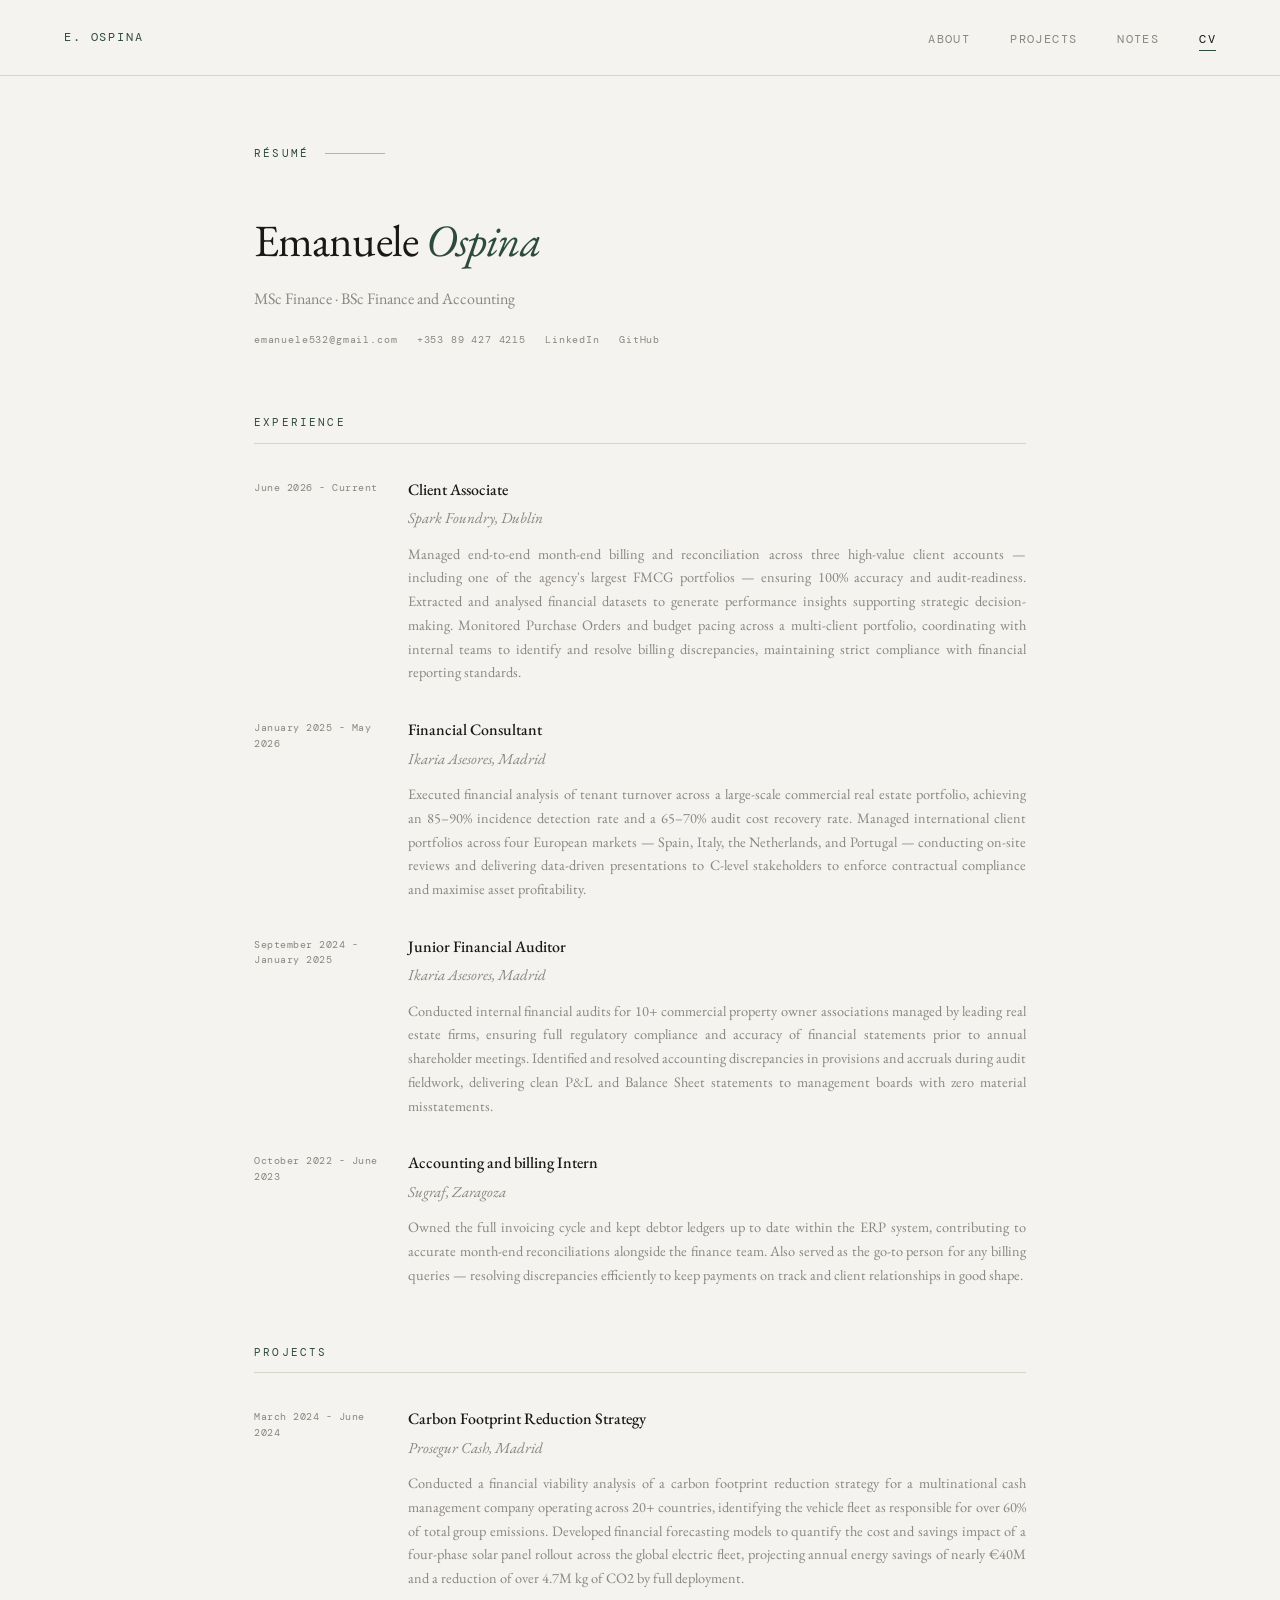
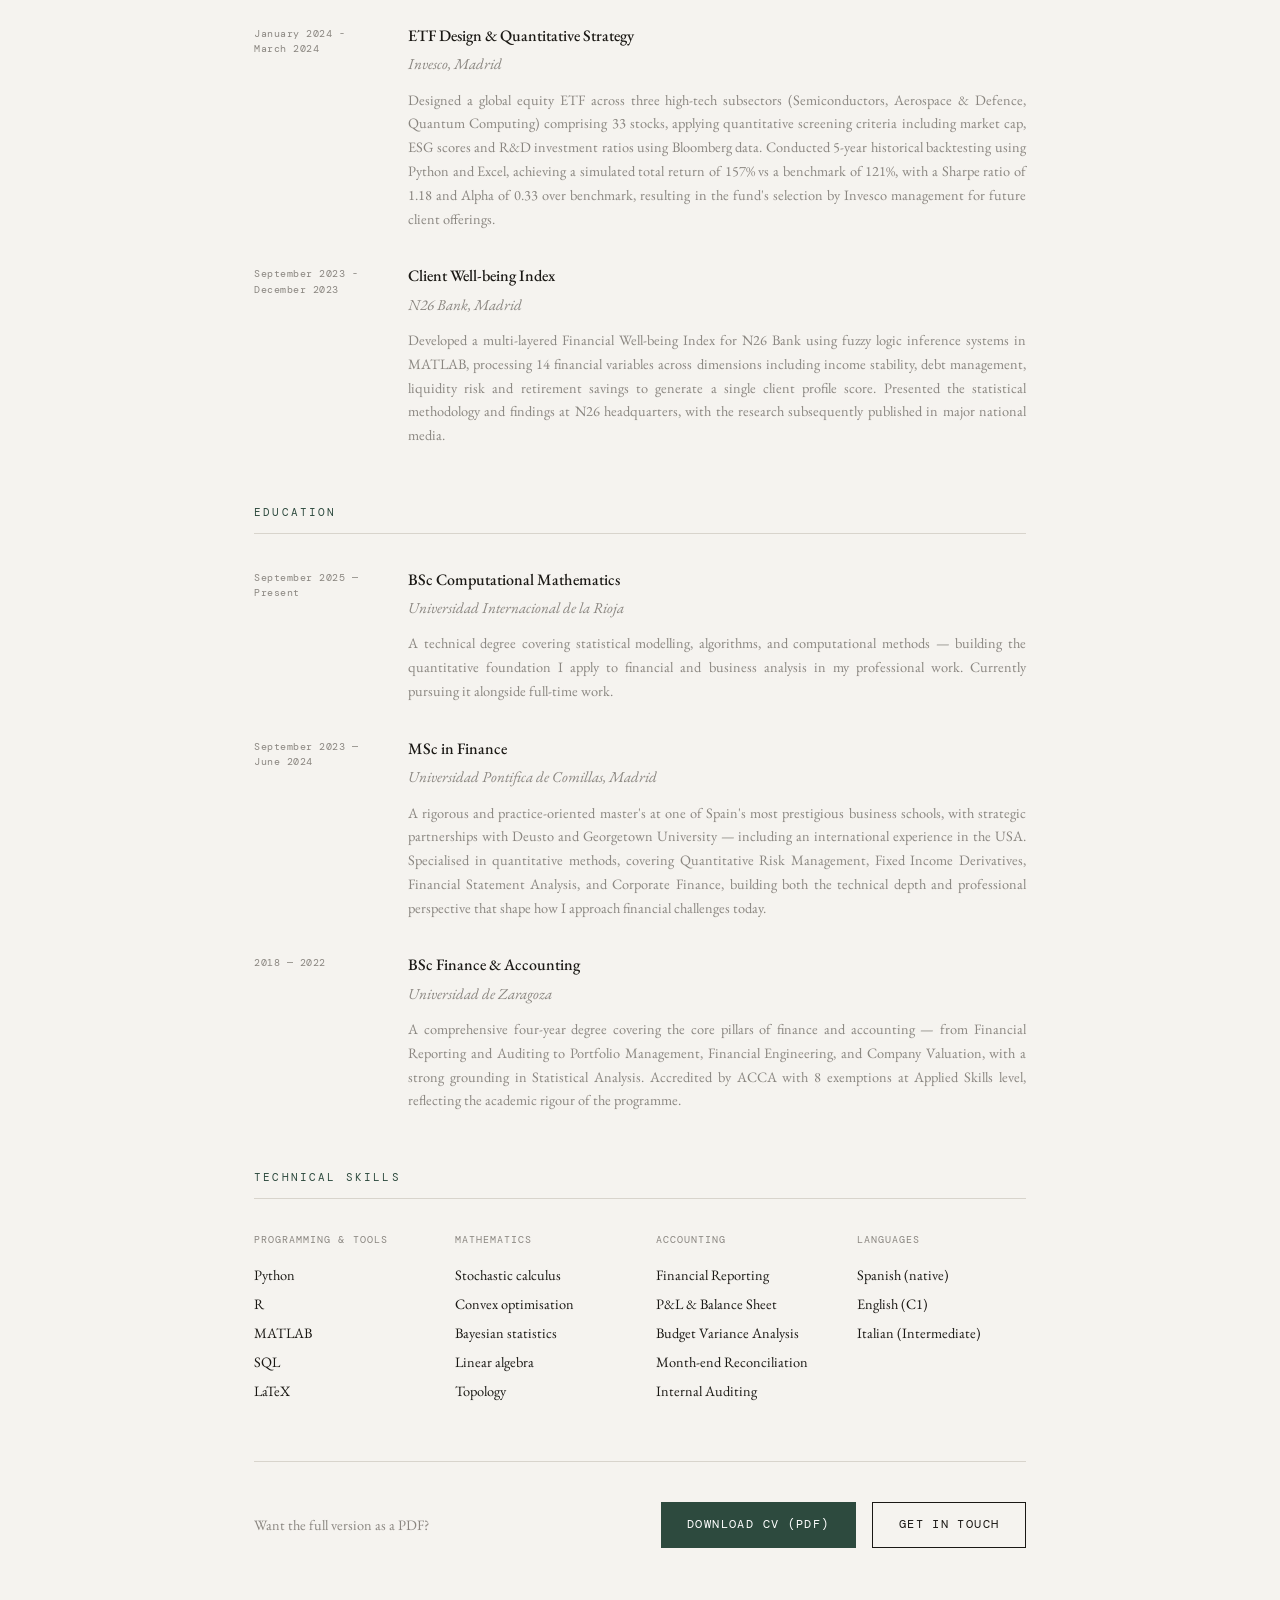
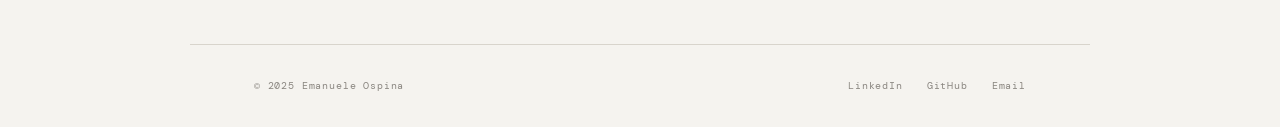
<file: cv.html>
<!DOCTYPE html>
<html lang="en">
<head>
  <meta charset="UTF-8" />
  <meta name="viewport" content="width=device-width, initial-scale=1.0" />
  <title>CV — Emanuele Ospina</title>
  <link rel="stylesheet" href="shared.css" />
  <style>
    .cv-header {
      display: flex;
      justify-content: space-between;
      align-items: flex-start;
      margin-bottom: 4rem;
      gap: 2rem;
    }

    .cv-header-left h1 {
      font-size: 2.8rem;
      font-weight: 400;
      letter-spacing: -0.02em;
      margin-bottom: 0.4rem;
    }

    .cv-header-left h1 em { font-style: italic; color: var(--accent); }

    .cv-tagline {
      font-size: 1rem;
      color: var(--muted);
      margin-bottom: 1.2rem;
    }

    .cv-contacts {
      display: flex;
      gap: 1.2rem;
      flex-wrap: wrap;
    }

    .cv-contact-item {
      font-family: 'DM Mono', monospace;
      font-size: 0.65rem;
      letter-spacing: 0.08em;
      color: var(--muted);
      text-decoration: none;
      display: flex;
      align-items: center;
      gap: 0.4rem;
      transition: color 0.2s;
    }

    .cv-contact-item:hover { color: var(--accent); }

    /* Section */
    .cv-section { margin-bottom: 3.5rem; }

    .cv-section-title {
      font-family: 'DM Mono', monospace;
      font-size: 0.68rem;
      letter-spacing: 0.2em;
      text-transform: uppercase;
      color: var(--accent);
      border-bottom: 1px solid var(--border);
      padding-bottom: 0.7rem;
      margin-bottom: 2rem;
    }

    .cv-entry {
      display: grid;
      grid-template-columns: 130px 1fr;
      gap: 1.5rem;
      margin-bottom: 2rem;
    }

    .cv-entry:last-child { margin-bottom: 0; }

    .cv-period {
      font-family: 'DM Mono', monospace;
      font-size: 0.65rem;
      color: var(--muted);
      letter-spacing: 0.05em;
      padding-top: 0.25rem;
      line-height: 1.5;
    }

    .cv-role { font-weight: 500; margin-bottom: 0.2rem; font-size: 1rem; }
    .cv-org { font-style: italic; color: var(--muted); font-size: 0.95rem; margin-bottom: 0.6rem; }
    .cv-detail { font-size: 0.9rem; color: var(--muted); line-height: 1.65; text-align: justify }

    /* Skills */
    .skills-grid {
      display: grid;
      grid-template-columns: repeat(4, 1fr);
      gap: 2rem;
    }

    .skill-group-title {
      font-family: 'DM Mono', monospace;
      font-size: 0.65rem;
      letter-spacing: 0.1em;
      text-transform: uppercase;
      color: var(--muted);
      margin-bottom: 0.8rem;
    }

    .skill-list { font-size: 0.9rem; line-height: 2; color: var(--ink); text-align: justify; }

    /* Download CTA */
    .cv-cta {
      border-top: 1px solid var(--border);
      padding-top: 2.5rem;
      display: flex;
      align-items: center;
      justify-content: space-between;
      gap: 2rem;
      flex-wrap: wrap;
    }

    .cv-cta-text {
      font-size: 0.9rem;
      color: var(--muted);
    }

    .cv-cta-actions { display: flex; gap: 1rem; flex-wrap: wrap; }

    @media (max-width: 680px) {
      .cv-header { flex-direction: column; }
      .cv-entry { grid-template-columns: 1fr; gap: 0.3rem; }
      .skills-grid { grid-template-columns: 1fr 1fr; }
      .cv-cta { flex-direction: column; align-items: flex-start; }
    }
  </style>
</head>
<body>

<nav>
  <a href="index.html" class="nav-logo">E. Ospina</a>
  <ul class="nav-links">
    <li><a href="about.html">About</a></li>
    <li><a href="projects.html">Projects</a></li>
    <li><a href="notes.html">Notes</a></li>
    <li><a href="cv.html" class="active">CV</a></li>
  </ul>
</nav>

<main class="page">

  <div class="label reveal">Résumé</div>

  <div class="cv-header reveal">
    <div class="cv-header-left">
      <h1>Emanuele <em>Ospina</em></h1>
      <p class="cv-tagline">MSc Finance · BSc Finance and Accounting </p>
      <div class="cv-contacts">
        <a href="mailto:emanuele532@gmail.com" class="cv-contact-item">emanuele532@gmail.com</a>
        <span class="cv-contact-item">+353 89 427 4215</span>
        <a href="https://linkedin.com/in/emanuele-ospina-castellanos/" target="_blank" class="cv-contact-item">LinkedIn</a>
        <a href="https://github.com/emanueleospina" target="_blank" class="cv-contact-item">GitHub</a>
      </div>
    </div>
  </div>

  <!-- Experience -->
  <div class="cv-section reveal">
    <div class="cv-section-title">Experience</div>
 
    <div class="cv-entry">
      <div class="cv-period">June 2026 - Current</div>
      <div>
        <div class="cv-role">Client Associate</div>
        <div class="cv-org">Spark Foundry, Dublin</div>
        <div class="cv-detail">Managed end-to-end month-end billing and reconciliation across three high-value client accounts — including one of the agency's largest FMCG portfolios — ensuring 100% accuracy and audit-readiness. Extracted and analysed financial datasets to generate performance insights supporting strategic decision-making. Monitored Purchase Orders and budget pacing across a multi-client portfolio, coordinating with internal teams to identify and resolve billing discrepancies, maintaining strict compliance with financial reporting standards.</div>
      </div>
    </div>
    
    <div class="cv-entry">
      <div class="cv-period">January 2025 - May 2026</div>
      <div>
        <div class="cv-role">Financial Consultant</div>
        <div class="cv-org">Ikaria Asesores, Madrid</div>
        <div class="cv-detail">Executed financial analysis of tenant turnover across a large-scale commercial real estate portfolio, achieving an 85–90% incidence detection rate and a 65–70% audit cost recovery rate. Managed international client portfolios across four European markets — Spain, Italy, the Netherlands, and Portugal — conducting on-site reviews and delivering data-driven presentations to C-level stakeholders to enforce contractual compliance and maximise asset profitability.</div>
      </div>
    </div>

    <div class="cv-entry">
      <div class="cv-period">September 2024 - January 2025</div>
      <div>
        <div class="cv-role">Junior Financial Auditor</div>
        <div class="cv-org">Ikaria Asesores, Madrid</div>
        <div class="cv-detail">Conducted internal financial audits for 10+ commercial property owner associations managed by leading real estate firms, ensuring full regulatory compliance and accuracy of financial statements prior to annual shareholder meetings. Identified and resolved accounting discrepancies in provisions and accruals during audit fieldwork, delivering clean P&L and Balance Sheet statements to management boards with zero material misstatements.</div>
      </div>
    </div>
    
    <div class="cv-entry">
      <div class="cv-period">October 2022 - June 2023</div>
      <div>
        <div class="cv-role">Accounting and billing Intern</div>
        <div class="cv-org">Sugraf, Zaragoza</div>
        <div class="cv-detail">Owned the full invoicing cycle and kept debtor ledgers up to date within the ERP system, contributing to accurate month-end reconciliations alongside the finance team. Also served as the go-to person for any billing queries — resolving discrepancies efficiently to keep payments on track and client relationships in good shape.</div>
      </div>
    </div>
  </div>
  

  <!-- Projects highlight -->
  <div class="cv-section reveal">
    <div class="cv-section-title">Projects</div>

    <div class="cv-entry">
      <div class="cv-period">March 2024 - June 2024</div>
      <div>
        <div class="cv-role">Carbon Footprint Reduction Strategy</div>
        <div class="cv-org">Prosegur Cash, Madrid</div>
        <div class="cv-detail">Conducted a financial viability analysis of a carbon footprint reduction strategy for a multinational cash management company operating across 20+ countries, identifying the vehicle fleet as responsible for over 60% of total group emissions. Developed financial forecasting models to quantify the cost and savings impact of a four-phase solar panel rollout across the global electric fleet, projecting annual energy savings of nearly €40M and a reduction of over 4.7M kg of CO2 by full deployment.</div>
      </div>
    </div>

    <div class="cv-entry">
      <div class="cv-period">January 2024 - March 2024</div>
      <div>
        <div class="cv-role">ETF Design & Quantitative Strategy</div>
        <div class="cv-org">Invesco, Madrid</div>
        <div class="cv-detail">Designed a global equity ETF across three high-tech subsectors (Semiconductors, Aerospace & Defence, Quantum Computing) comprising 33 stocks, applying quantitative screening criteria including market cap, ESG scores and R&D investment ratios using Bloomberg data. Conducted 5-year historical backtesting using Python and Excel, achieving a simulated total return of 157% vs a benchmark of 121%, with a Sharpe ratio of 1.18 and Alpha of 0.33 over benchmark, resulting in the fund's selection by Invesco management for future client offerings.</div>
      </div>
    </div>

    <div class="cv-entry">
      <div class="cv-period">September 2023 - December 2023</div>
      <div>
        <div class="cv-role">Client Well-being Index</div>
        <div class="cv-org">N26 Bank, Madrid</div>
        <div class="cv-detail">Developed a multi-layered Financial Well-being Index for N26 Bank using fuzzy logic inference systems in MATLAB, processing 14 financial variables across dimensions including income stability, debt management, liquidity risk and retirement savings to generate a single client profile score. Presented the statistical methodology and findings at N26 headquarters, with the research subsequently published in major national media.</div>
      </div>
    </div>
  </div>
  
  <!-- Education -->
  <div class="cv-section reveal">
    <div class="cv-section-title">Education</div>

    <div class="cv-entry">
      <div class="cv-period">September 2025 — Present</div>
      <div>
        <div class="cv-role">BSc Computational Mathematics</div>
        <div class="cv-org">Universidad Internacional de la Rioja</div>
        <div class="cv-detail">A technical degree covering statistical modelling, algorithms, and computational methods — building the quantitative foundation I apply to financial and business analysis in my professional work. Currently pursuing it alongside full-time work.</div>
      </div>
    </div>

    <div class="cv-entry">
      <div class="cv-period">September 2023 — June 2024</div>
      <div>
        <div class="cv-role">MSc in Finance</div>
        <div class="cv-org">Universidad Pontifica de Comillas, Madrid</div>
        <div class="cv-detail">A rigorous and practice-oriented master's at one of Spain's most prestigious business schools, with strategic partnerships with Deusto and Georgetown University — including an international experience in the USA. Specialised in quantitative methods, covering Quantitative Risk Management, Fixed Income Derivatives, Financial Statement Analysis, and Corporate Finance, building both the technical depth and professional perspective that shape how I approach financial challenges today.</div>
      </div>
    </div>

    <div class="cv-entry">
      <div class="cv-period">2018 — 2022</div>
      <div>
        <div class="cv-role">BSc Finance &amp; Accounting</div>
        <div class="cv-org">Universidad de Zaragoza</div>
        <div class="cv-detail">A comprehensive four-year degree covering the core pillars of finance and accounting — from Financial Reporting and Auditing to Portfolio Management, Financial Engineering, and Company Valuation, with a strong grounding in Statistical Analysis. Accredited by ACCA with 8 exemptions at Applied Skills level, reflecting the academic rigour of the programme.</div>
      </div>
    </div>
  </div>

  <!-- Skills -->
  <div class="cv-section reveal">
    <div class="cv-section-title">Technical Skills</div>
    <div class="skills-grid">
      <div>
        <div class="skill-group-title">Programming & tools</div>
        <div class="skill-list">Python<br>R<br>MATLAB<br>SQL<br>LaTeX</div>
      </div>
      <div>
        <div class="skill-group-title">Mathematics</div>
        <div class="skill-list">Stochastic calculus<br>Convex optimisation<br>Bayesian statistics<br>Linear algebra<br>Topology</div>
      </div>
     <div>
        <div class="skill-group-title">Accounting</div>
        <div class="skill-list">Financial Reporting<br>P&L & Balance Sheet<br>Budget Variance Analysis<br>Month-end Reconciliation<br>Internal Auditing</div>
      </div>
      <div>
        <div class="skill-group-title">Languages</div>
        <div class="skill-list">Spanish (native)<br>English (C1)<br>Italian (Intermediate)</div>
      </div>
    </div>
  </div>

  <!-- Download -->
  <div class="cv-cta reveal">
    <p class="cv-cta-text">Want the full version as a PDF?</p>
    <div class="cv-cta-actions">
      <a href="adds/cv.pdf" class="btn filled">Download CV (PDF)</a>
      <a href="mailto:emanuele532@gmail.com" class="btn">Get in touch</a>
    </div>
  </div>

</main>

<footer>
  <div class="footer-copy">© 2025 Emanuele Ospina</div>
  <div class="footer-links">
    <a href="https://linkedin.com/in/emanuele-ospina-castellanos/" target="_blank">LinkedIn</a>
    <a href="https://github.com/emanueleospina" target="_blank">GitHub</a>
    <a href="mailto:emanuele532@gmail.com">Email</a>
  </div>
</footer>

<script>
  const obs = new IntersectionObserver((entries) => {
    entries.forEach((e, i) => {
      if (e.isIntersecting) {
        setTimeout(() => e.target.classList.add('visible'), i * 90);
        obs.unobserve(e.target);
      }
    });
  }, { threshold: 0.08 });
  document.querySelectorAll('.reveal').forEach(el => obs.observe(el));
</script>

</body>
</html>
</file>
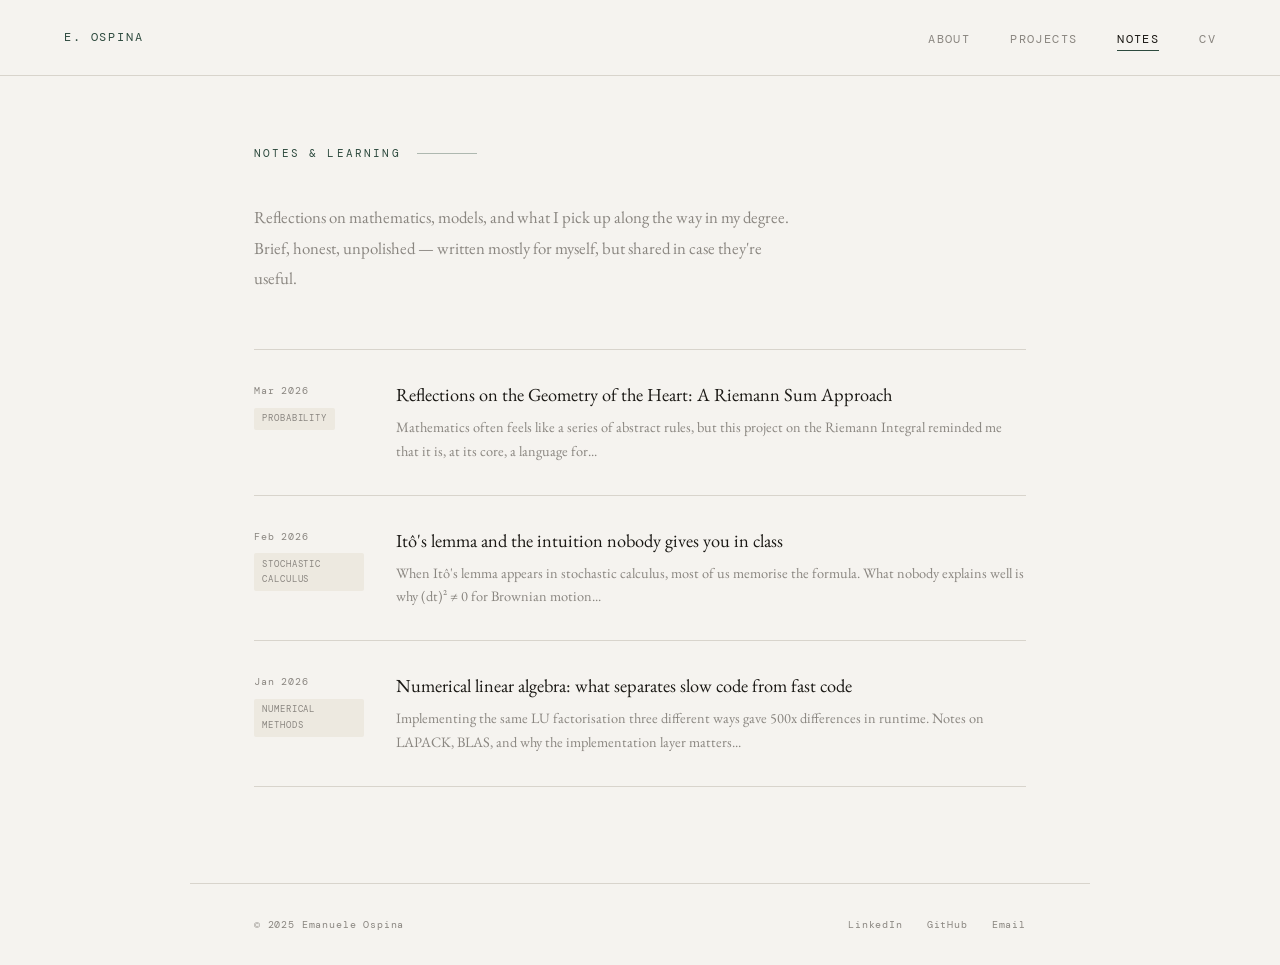
<file: notes.html>
<!DOCTYPE html>
<html lang="en">
<head>
  <meta charset="UTF-8" />
  <meta name="viewport" content="width=device-width, initial-scale=1.0" />
  <title>Notes — Emanuele Ospina</title>
  <link rel="stylesheet" href="shared.css" />
  <style>
    .notes-intro {
      font-size: 1.05rem;
      color: var(--muted);
      max-width: 540px;
      line-height: 1.8;
      margin-bottom: 3.5rem;
    }

    /* Notes list */
    .notes-list { display: flex; flex-direction: column; }

    .note-card {
      border-top: 1px solid var(--border);
      padding: 2rem 0;
      display: grid;
      grid-template-columns: 110px 1fr;
      gap: 2rem;
      align-items: start;
      cursor: pointer;
      transition: padding-left 0.25s;
    }

    .note-card:last-child { border-bottom: 1px solid var(--border); }
    .note-card:hover { padding-left: 0.6rem; }
    .note-card:hover .note-title { color: var(--accent); }

    .note-meta {
      display: flex;
      flex-direction: column;
      gap: 0.5rem;
    }

    .note-date {
      font-family: 'DM Mono', monospace;
      font-size: 0.65rem;
      letter-spacing: 0.08em;
      color: var(--muted);
      white-space: nowrap;
    }

    .note-category {
      font-family: 'DM Mono', monospace;
      font-size: 0.58rem;
      letter-spacing: 0.1em;
      text-transform: uppercase;
      padding: 0.2rem 0.5rem;
      background: var(--tag-bg);
      color: var(--muted);
      border-radius: 2px;
      display: inline-block;
      width: fit-content;
    }

    .note-title {
      font-size: 1.15rem;
      font-weight: 400;
      margin-bottom: 0.45rem;
      transition: color 0.2s;
      line-height: 1.4;
    }

    .note-excerpt { font-size: 0.9rem; color: var(--muted); line-height: 1.65; }

    /* ── MODAL ── */
    .modal-overlay {
      position: fixed;
      inset: 0;
      background: rgba(26,24,20,0.6);
      z-index: 200;
      display: flex;
      align-items: center;
      justify-content: center;
      padding: 2rem;
      opacity: 0;
      pointer-events: none;
      transition: opacity 0.3s;
    }

    .modal-overlay.open { opacity: 1; pointer-events: all; }

    .modal {
      background: var(--bg);
      max-width: 700px;
      width: 100%;
      max-height: 84vh;
      overflow-y: auto;
      padding: 3.5rem;
      position: relative;
      transform: translateY(24px);
      transition: transform 0.3s;
    }

    .modal-overlay.open .modal { transform: translateY(0); }

    .modal-close {
      position: absolute;
      top: 1.5rem; right: 1.5rem;
      background: none;
      border: none;
      font-family: 'DM Mono', monospace;
      font-size: 0.7rem;
      letter-spacing: 0.1em;
      text-transform: uppercase;
      color: var(--muted);
      cursor: pointer;
      transition: color 0.2s;
    }

    .modal-close:hover { color: var(--ink); }

    .modal-label {
      font-family: 'DM Mono', monospace;
      font-size: 0.65rem;
      letter-spacing: 0.15em;
      text-transform: uppercase;
      color: var(--accent);
      margin-bottom: 0.8rem;
    }

    .modal-title { font-size: 1.9rem; font-weight: 400; margin-bottom: 0.5rem; line-height: 1.25; }

    .modal-meta {
      font-family: 'DM Mono', monospace;
      font-size: 0.65rem;
      color: var(--muted);
      margin-bottom: 2.2rem;
      letter-spacing: 0.08em;
      padding-bottom: 2rem;
      border-bottom: 1px solid var(--border);
    }

    .modal-body { font-size: 1rem; line-height: 1.85; color: var(--ink); }
    .modal-body p { margin-bottom: 1.1rem; }
    .modal-body h3 { font-size: 1.05rem; font-weight: 500; margin: 2rem 0 0.7rem; }
    .modal-body em { font-style: italic; color: var(--muted); }

    @media (max-width: 680px) {
      .note-card { grid-template-columns: 1fr; gap: 0.5rem; }
      .modal { padding: 2rem; }
    }
  </style>
</head>
<body>

<nav>
  <a href="index.html" class="nav-logo">E. Ospina</a>
  <ul class="nav-links">
    <li><a href="about.html">About</a></li>
    <li><a href="projects.html">Projects</a></li>
    <li><a href="notes.html" class="active">Notes</a></li>
    <li><a href="cv.html">CV</a></li>
  </ul>
</nav>

<main class="page">

  <div class="label reveal">Notes &amp; Learning</div>

  <p class="notes-intro reveal">
    Reflections on mathematics, models, and what I pick up along the way in my degree. Brief, honest, unpolished — written mostly for myself, but shared in case they're useful.
  </p>

  <div class="notes-list">

    <div class="note-card reveal" onclick="openModal('n1')">
      <div class="note-meta">
        <span class="note-date">Mar 2026</span>
        <span class="note-category">Probability</span>
      </div>
      <div>
        <div class="note-title">Reflections on the Geometry of the Heart: A Riemann Sum Approach</div>
        <p class="note-excerpt">Mathematics often feels like a series of abstract rules, but this project on the Riemann Integral reminded me that it is, at its core, a language for...</p>
      </div>
    </div>

    <div class="note-card reveal" onclick="openModal('n2')">
      <div class="note-meta">
        <span class="note-date">Feb 2026</span>
        <span class="note-category">Stochastic Calculus</span>
      </div>
      <div>
        <div class="note-title">Itô's lemma and the intuition nobody gives you in class</div>
        <p class="note-excerpt">When Itô's lemma appears in stochastic calculus, most of us memorise the formula. What nobody explains well is why (dt)² ≠ 0 for Brownian motion...</p>
      </div>
    </div>

    <div class="note-card reveal" onclick="openModal('n3')">
      <div class="note-meta">
        <span class="note-date">Jan 2026</span>
        <span class="note-category">Numerical Methods</span>
      </div>
      <div>
        <div class="note-title">Numerical linear algebra: what separates slow code from fast code</div>
        <p class="note-excerpt">Implementing the same LU factorisation three different ways gave 500x differences in runtime. Notes on LAPACK, BLAS, and why the implementation layer matters...</p>
      </div>
    </div>

  </div>

</main>

<footer>
  <div class="footer-copy">© 2025 Emanuele Ospina</div>
  <div class="footer-links">
    <a href="https://linkedin.com/in/emanuele-ospina-castellanos/" target="_blank">LinkedIn</a>
    <a href="https://github.com/emanueleospina" target="_blank">GitHub</a>
    <a href="mailto:emanuele532@gmail.com">Email</a>
  </div>
</footer>

<!-- MODAL -->
<div class="modal-overlay" id="modalOverlay" onclick="closeModalOutside(event)">
  <div class="modal">
    <button class="modal-close" onclick="closeModal()">Close ×</button>
    <div id="modalBody"></div>
  </div>
</div>

<script>
  const obs = new IntersectionObserver((entries) => {
    entries.forEach((e, i) => {
      if (e.isIntersecting) {
        setTimeout(() => e.target.classList.add('visible'), i * 80);
        obs.unobserve(e.target);
      }
    });
  }, { threshold: 0.08 });
  document.querySelectorAll('.reveal').forEach(el => obs.observe(el));

  const notes = {
    n1: {
      label: 'Riemann Integral',
      date: 'March 2026',
      title: 'Reflections on the Geometry of the Heart: A Riemann Sum Approach',
      body: `
        <p>Mathematics often feels like a series of abstract rules, but this project on the Riemann Integral reminded me that it is, at its core, a language for defining the world. My task was to design a heart-shaped capsule (a F@rmaTec design) and calculate its area using numerical approximations.</p>
        <h3>The Precision of Closure</h3>
        <p>The project began by defining the "boundary" of the heart using two distinct functions: f(x) for the upper semicircles and g(x) for the lower curve. What I found most interesting was the calculation of the closure parameter K. By enforcing continuity at the edges of the domain (x=2), I determined that K=π is the specific value required to "seal" the shape. It’s a small detail that highlights how calculus ensures structural integrity in design</p>
        <h3>Bridging the Gap: Riemann Sums</h3>
        <p>To find the area, I utilized Midpoint Riemann Sums. Watching the approximations converge as the number of subintervals (n) increased was a perfect visual lesson in limits:</p>
        <p>- At n=10, the area was roughly 9.51</p>
        <p>- At n=40, it narrowed down to 9.428</p>
        <p>Comparing these to the analytical area of 3π (≈9.4247) shows just how powerful these "simple" rectangles are when pushed toward infinity.</p>
        <h3>From Theory to the Real World</h3>
        <p>The final exercise—Dimensioning for Packaging—was the most grounding. Calculating the side of a square blister (l≈3.07) or the dimensions of a bounding box (4.0 x 4.14) transformed an equation on a page into a tangible object. It’s a reminder that every product we hold—even a heart-shaped pill—is the result of these precise mathematical boundaries.</p>
        <p><a href="https://github.com/emanueleospina/Riemann-Integral" target="_blank" style="font-family: 'DM Mono', monospace; font-size: 0.8rem; letter-spacing: 0.08em; color: var(--accent); text-decoration: none; border-bottom: 1px solid var(--accent); padding-bottom: 1px;">→ github.com/emanueleospina/Riemann-Integral</a></p>
      `
    },
    n2: {
      label: "Class note · Stochastic Calculus",
      date: 'February 2025',
      title: "Itô's lemma and the intuition nobody gives you in class",
      body: `
        <p>Itô's lemma is the central result of stochastic calculus. If X follows an Itô process and we have a smooth function f(t, X), the lemma tells us how f evolves. The formula includes an extra term that doesn't exist in ordinary calculus: the second-order correction (1/2)·f″·σ²·dt.</p>
        <h3>Why does that term appear?</h3>
        <p>In classical calculus, when we do a Taylor expansion we discard terms of order ≥ 2 because (dx)² → 0 as dx → 0. But for Brownian motion, the quadratic variation is non-zero: (dW)² = dt in the L² sense. Brownian motion oscillates so rapidly that its square accumulates finite variation. We cannot discard it.</p>
        <h3>The immediate application</h3>
        <p>If a stock price follows GBM: dS = μS dt + σS dW, and we want to model the log-price Z = ln(S), we apply Itô and get:</p>
        <p style="font-family: 'DM Mono', monospace; font-size: 0.85rem; padding: 1rem; background: var(--tag-bg); margin: 1rem 0;">dZ = (μ − σ²/2) dt + σ dW</p>
        <p>That −σ²/2 is the Itô correction. Without understanding it, Black-Scholes looks like magic. With it, it's a direct consequence of the stochastic chain rule.</p>
      `
    },
    n3: {
      label: 'Technical note · Numerical Methods',
      date: 'March 2025',
      title: 'Numerical linear algebra: what separates slow code from fast code',
      body: `
        <p>I implemented the same LU factorisation three ways: plain Python loops, NumPy, and scipy.linalg.lu. Timings for a 1000×1000 matrix: 47 seconds, 0.8 seconds, 0.09 seconds. A factor of over 500x between worst and best.</p>
        <h3>Why implementation matters so much</h3>
        <p>NumPy and SciPy call LAPACK/BLAS routines written in Fortran and C, optimised to exploit CPU cache and SIMD vector operations. Plain Python can't compete because of per-operation interpreter overhead — each line of Python carries significant fixed cost regardless of how simple the operation is.</p>
        <h3>Practical lesson</h3>
        <p>When building portfolio optimisation models or simulating price paths, matrices can get large. A bad implementation choice can mean the difference between a script that runs in seconds and one that runs for hours. Learning numerical linear algebra isn't just theory — it's writing code that actually works at scale.</p>
        <p>The rule I follow now: never implement from scratch what already exists in scipy. And if you need more speed, look at JAX or Numba before rewriting in C.</p>
        <p><em>Side note: this also made me much more careful about memory layout. Column-major vs row-major access patterns can add another 2-5x on top of everything else.</em></p>
      `
    }
  };

  function openModal(id) {
    const note = notes[id];
    if (!note) return;
    document.getElementById('modalBody').innerHTML = `
      <div class="modal-label">${note.label}</div>
      <h2 class="modal-title">${note.title}</h2>
      <div class="modal-meta">${note.date}</div>
      <div class="modal-body">${note.body}</div>
    `;
    document.getElementById('modalOverlay').classList.add('open');
    document.body.style.overflow = 'hidden';
  }

  function closeModal() {
    document.getElementById('modalOverlay').classList.remove('open');
    document.body.style.overflow = '';
  }

  function closeModalOutside(e) {
    if (e.target === document.getElementById('modalOverlay')) closeModal();
  }

  document.addEventListener('keydown', e => { if (e.key === 'Escape') closeModal(); });
</script>

</body>
</html>
</file>
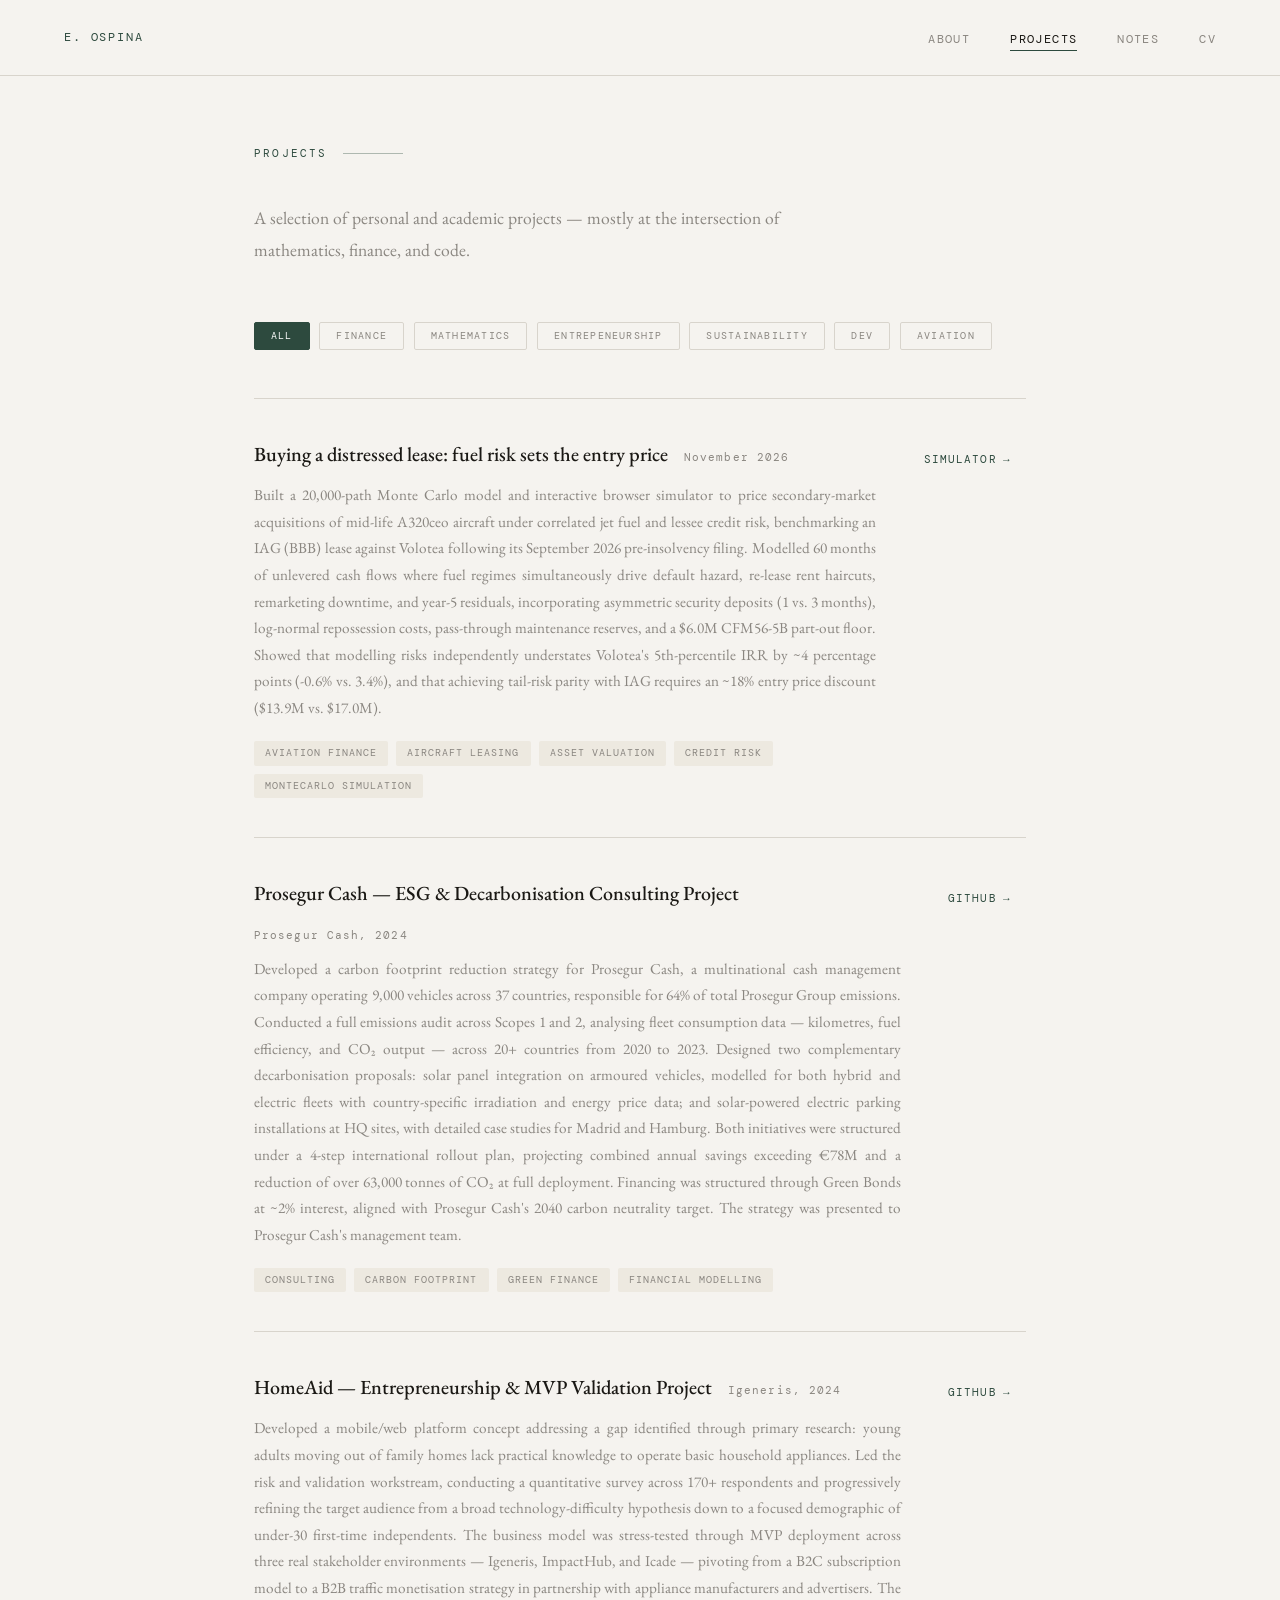
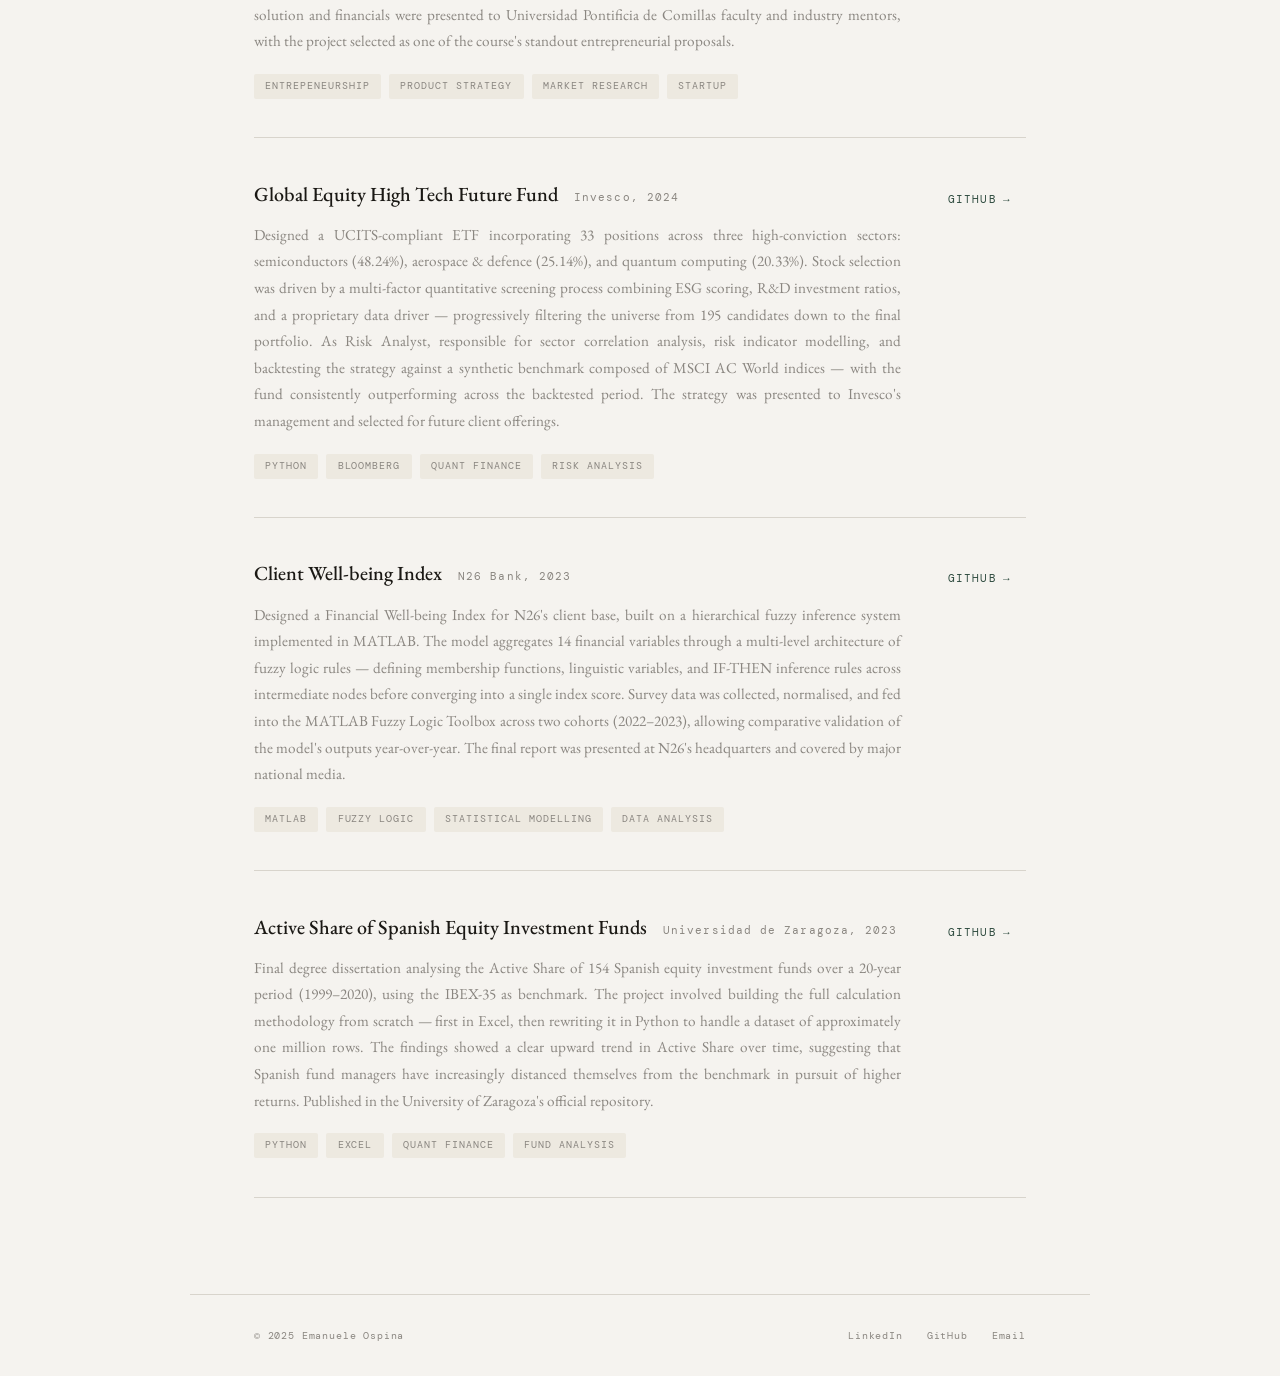
<file: projects.html>
<!DOCTYPE html>
<html lang="en">
<head>
  <meta charset="UTF-8" />
  <meta name="viewport" content="width=device-width, initial-scale=1.0" />
  <title>Projects — Emanuele Ospina</title>
  <link rel="stylesheet" href="shared.css" />
  <style>
    .projects-intro {
      font-size: 1.1rem;
      color: var(--muted);
      max-width: 560px;
      line-height: 1.8;
      margin-bottom: 3.5rem;
    }

    /* Filter bar */
    .filter-bar {
      display: flex;
      gap: 0.6rem;
      margin-bottom: 3rem;
      flex-wrap: wrap;
    }

    .filter-btn {
      font-family: 'DM Mono', monospace;
      font-size: 0.65rem;
      letter-spacing: 0.12em;
      text-transform: uppercase;
      padding: 0.4rem 1rem;
      border: 1px solid var(--border);
      background: transparent;
      color: var(--muted);
      cursor: pointer;
      transition: all 0.2s;
      border-radius: 2px;
    }

    .filter-btn:hover { border-color: var(--accent); color: var(--accent); }
    .filter-btn.active { background: var(--accent); border-color: var(--accent); color: #fff; }

    /* Projects grid */
    .projects-list { display: flex; flex-direction: column; }

    .project-card {
      border-top: 1px solid var(--border);
      padding: 2.4rem 0;
      display: grid;
      grid-template-columns: 1fr auto;
      gap: 2rem;
      align-items: start;
      transition: opacity 0.3s;
    }

    .project-card:last-child { border-bottom: 1px solid var(--border); }
    .project-card.hidden { display: none; }
    .project-card:hover .project-title { color: var(--accent); }

    .project-header {
      display: flex;
      align-items: baseline;
      gap: 1rem;
      margin-bottom: 0.7rem;
      flex-wrap: wrap;
    }

    .project-title { font-size: 1.25rem; font-weight: 500; transition: color 0.2s; }

    .project-year {
      font-family: 'DM Mono', monospace;
      font-size: 0.68rem;
      color: var(--muted);
      letter-spacing: 0.1em;
    }

    .project-desc {
      color: var(--muted);
      font-size: 0.95rem;
      line-height: 1.75;
      margin-bottom: 1.2rem;
      text-align:justify
    }

    .project-actions {
      display: flex;
      gap: 0.8rem;
      margin-top: 0.3rem;
      flex-direction: column;
      align-items: flex-end;
    }

    .project-link {
      font-family: 'DM Mono', monospace;
      font-size: 0.68rem;
      letter-spacing: 0.1em;
      text-transform: uppercase;
      color: var(--accent);
      text-decoration: none;
      white-space: nowrap;
      display: inline-flex;
      align-items: center;
      gap: 0.4rem;
      border: 1px solid transparent;
      padding: 0.45rem 0.9rem;
      transition: all 0.2s;
    }

    .project-link:hover { gap: 0.8rem; border-color: var(--accent); }
    .project-link::after { content: '→'; }

    @media (max-width: 680px) {
      .project-card { grid-template-columns: 1fr; }
      .project-actions { flex-direction: row; align-items: flex-start; }
    }
  </style>
</head>
<body>

<nav>
  <a href="index.html" class="nav-logo">E. Ospina</a>
  <ul class="nav-links">
    <li><a href="about.html">About</a></li>
    <li><a href="projects.html" class="active">Projects</a></li>
    <li><a href="notes.html">Notes</a></li>
    <li><a href="cv.html">CV</a></li>
  </ul>
</nav>

<main class="page">

  <div class="label reveal">Projects</div>

  <p class="projects-intro reveal">
    A selection of personal and academic projects — mostly at the intersection of mathematics, finance, and code.
  </p>

  <div class="filter-bar reveal">
    <button class="filter-btn active" data-filter="all">All</button>
    <button class="filter-btn" data-filter="Finance">Finance</button>
    <button class="filter-btn" data-filter="Mathematics">Mathematics</button>
    <button class="filter-btn" data-filter="Entrepeneurship">Entrepeneurship</button>
    <button class="filter-btn" data-filter="Sustainability">Sustainability</button>
    <button class="filter-btn" data-filter="dev">Dev</button>
    <button class="filter-btn" data-filter="dev">Aviation</button>
  </div>

  <div class="projects-list">

    <div class="project-card reveal" data-category="Aviation">
      <div>
        <div class="project-header">
          <span class="project-title">Buying a distressed lease: fuel risk sets the entry price</span>
          <span class="project-year">November 2026</span>
        </div>
        <p class="project-desc">
          Built a 20,000-path Monte Carlo model and interactive browser simulator to price secondary-market acquisitions of mid-life A320ceo aircraft under correlated jet fuel and lessee credit risk, benchmarking an IAG (BBB) lease against Volotea following its September 2026 pre-insolvency filing. Modelled 60 months of unlevered cash flows where fuel regimes simultaneously drive default hazard, re-lease rent haircuts, remarketing downtime, and year-5 residuals, incorporating asymmetric security deposits (1 vs. 3 months), log-normal repossession costs, pass-through maintenance reserves, and a $6.0M CFM56-5B part-out floor. Showed that modelling risks independently understates Volotea's 5th-percentile IRR by ~4 percentage points (-0.6% vs. 3.4%), and that achieving tail-risk parity with IAG requires an ~18% entry price discount ($13.9M vs. $17.0M).</p>
        <div class="tags">
          <span class="tag">Aviation Finance</span>
          <span class="tag">Aircraft Leasing</span>
          <span class="tag">Asset Valuation</span>
          <span class="tag">Credit Risk</span>
          <span class="tag">Montecarlo Simulation</span>
        </div>
      </div>
      <div class="project-actions">
        <a href="https://emanueleospina.github.io/a320-lease-risk/" target="_blank" class="project-link">Simulator</a>
      </div>
    </div>

    
    <div class="project-card reveal" data-category="Sustainability">
      <div>
        <div class="project-header">
          <span class="project-title">Prosegur Cash — ESG & Decarbonisation Consulting Project</span>
          <span class="project-year">Prosegur Cash, 2024</span>
        </div>
        <p class="project-desc">
          Developed a carbon footprint reduction strategy for Prosegur Cash, a multinational cash management company operating 9,000 vehicles across 37 countries, responsible for 64% of total Prosegur Group emissions. Conducted a full emissions audit across Scopes 1 and 2, analysing fleet consumption data — kilometres, fuel efficiency, and CO₂ output — across 20+ countries from 2020 to 2023. Designed two complementary decarbonisation proposals: solar panel integration on armoured vehicles, modelled for both hybrid and electric fleets with country-specific irradiation and energy price data; and solar-powered electric parking installations at HQ sites, with detailed case studies for Madrid and Hamburg. Both initiatives were structured under a 4-step international rollout plan, projecting combined annual savings exceeding €78M and a reduction of over 63,000 tonnes of CO₂ at full deployment. Financing was structured through Green Bonds at ~2% interest, aligned with Prosegur Cash's 2040 carbon neutrality target. The strategy was presented to Prosegur Cash's management team.</p>
        <div class="tags">
          <span class="tag">Consulting</span>
          <span class="tag">Carbon Footprint</span>
          <span class="tag">Green Finance</span>
          <span class="tag">Financial Modelling</span>
        </div>
      </div>
      <div class="project-actions">
        <a href="https://github.com/emanueleospina/ProsegurCashProject" target="_blank" class="project-link">GitHub</a>
      </div>
    </div>

    <div class="project-card reveal" data-category="Entrepeneurship">
      <div>
        <div class="project-header">
          <span class="project-title">HomeAid — Entrepreneurship & MVP Validation Project</span>
          <span class="project-year">Igeneris, 2024</span>
        </div>
        <p class="project-desc">
          Developed a mobile/web platform concept addressing a gap identified through primary research: young adults moving out of family homes lack practical knowledge to operate basic household appliances. Led the risk and validation workstream, conducting a quantitative survey across 170+ respondents and progressively refining the target audience from a broad technology-difficulty hypothesis down to a focused demographic of under-30 first-time independents. The business model was stress-tested through MVP deployment across three real stakeholder environments — Igeneris, ImpactHub, and Icade — pivoting from a B2C subscription model to a B2B traffic monetisation strategy in partnership with appliance manufacturers and advertisers. The solution and financials were presented to Universidad Pontificia de Comillas faculty and industry mentors, with the project selected as one of the course's standout entrepreneurial proposals.        </p>
        <div class="tags">
          <span class="tag">Entrepeneurship</span>
          <span class="tag">Product Strategy</span>
          <span class="tag">Market Research</span>
          <span class="tag">Startup</span>
        </div>
      </div>
      <div class="project-actions">
        <a href="https://github.com/emanueleospina/HOMEAID" target="_blank" class="project-link">GitHub</a>
      </div>
    </div>
    
    <div class="project-card reveal" data-category="Finance">
      <div>
        <div class="project-header">
          <span class="project-title">Global Equity High Tech Future Fund</span>
          <span class="project-year">Invesco, 2024</span>
        </div>
        <p class="project-desc">
          Designed a UCITS-compliant ETF incorporating 33 positions across three high-conviction sectors: semiconductors (48.24%), aerospace & defence (25.14%), and quantum computing (20.33%). Stock selection was driven by a multi-factor quantitative screening process combining ESG scoring, R&D investment ratios, and a proprietary data driver — progressively filtering the universe from 195 candidates down to the final portfolio. As Risk Analyst, responsible for sector correlation analysis, risk indicator modelling, and backtesting the strategy against a synthetic benchmark composed of MSCI AC World indices — with the fund consistently outperforming across the backtested period. The strategy was presented to Invesco's management and selected for future client offerings.
        </p>
        <div class="tags">
          <span class="tag">Python</span>
          <span class="tag">Bloomberg</span>
          <span class="tag">Quant Finance</span>
          <span class="tag">Risk Analysis</span>
        </div>
      </div>
      <div class="project-actions">
        <a href="https://github.com/emanueleospina/Global-Equity-High-Tech-Future-Fund" target="_blank" class="project-link">GitHub</a>
      </div>
    </div>

    <div class="project-card reveal" data-category="Mathematics">
      <div>
        <div class="project-header">
          <span class="project-title">Client Well-being Index</span>
          <span class="project-year">N26 Bank, 2023</span>
        </div>
        <p class="project-desc">
          Designed a Financial Well-being Index for N26's client base, built on a hierarchical fuzzy inference system implemented in MATLAB. The model aggregates 14 financial variables through a multi-level architecture of fuzzy logic rules — defining membership functions, linguistic variables, and IF-THEN inference rules across intermediate nodes before converging into a single index score. Survey data was collected, normalised, and fed into the MATLAB Fuzzy Logic Toolbox across two cohorts (2022–2023), allowing comparative validation of the model's outputs year-over-year. The final report was presented at N26's headquarters and covered by major national media.
        </p>
        <div class="tags">
          <span class="tag">MATLAB</span>
          <span class="tag">Fuzzy Logic</span>
          <span class="tag">Statistical Modelling</span>
          <span class="tag">Data Analysis</span>
        </div>
      </div>
      <div class="project-actions">
        <a href="https://github.com/emanueleospina/n26-well-being-index" target="_blank" class="project-link">GitHub</a>
      </div>
    </div>

    <div class="project-card reveal" data-category="Finance">
      <div>
        <div class="project-header">
          <span class="project-title">Active Share of Spanish Equity Investment Funds </span>
          <span class="project-year">Universidad de Zaragoza, 2023</span>
        </div>
        <p class="project-desc">
          Final degree dissertation analysing the Active Share of 154 Spanish equity investment funds over a 20-year period (1999–2020), using the IBEX-35 as benchmark. The project involved building the full calculation methodology from scratch — first in Excel, then rewriting it in Python to handle a dataset of approximately one million rows. The findings showed a clear upward trend in Active Share over time, suggesting that Spanish fund managers have increasingly distanced themselves from the benchmark in pursuit of higher returns. Published in the University of Zaragoza's official repository.
        </p>
        <div class="tags">
          <span class="tag">Python</span>
          <span class="tag">Excel</span>
          <span class="tag">Quant Finance</span>
          <span class="tag">Fund Analysis</span>
        </div>
      </div>
      <div class="project-actions">
        <a href="https://github.com/emanueleospina/active-share-tfg" target="_blank" class="project-link">GitHub</a>
      </div>
    </div>

  </div>

</main>

<footer>
  <div class="footer-copy">© 2025 Emanuele Ospina</div>
  <div class="footer-links">
    <a href="https://linkedin.com/in/emanuele-ospina-castellanos/" target="_blank">LinkedIn</a>
    <a href="https://github.com/emanueleospina" target="_blank">GitHub</a>
    <a href="mailto:emanuele532@gmail.com">Email</a>
  </div>
</footer>

<script>
  // Reveal
  const obs = new IntersectionObserver((entries) => {
    entries.forEach((e, i) => {
      if (e.isIntersecting) {
        setTimeout(() => e.target.classList.add('visible'), i * 70);
        obs.unobserve(e.target);
      }
    });
  }, { threshold: 0.06 });
  document.querySelectorAll('.reveal').forEach(el => obs.observe(el));

  // Filter
  document.querySelectorAll('.filter-btn').forEach(btn => {
    btn.addEventListener('click', () => {
      document.querySelectorAll('.filter-btn').forEach(b => b.classList.remove('active'));
      btn.classList.add('active');
      const filter = btn.dataset.filter;
      document.querySelectorAll('.project-card').forEach(card => {
        if (filter === 'all' || card.dataset.category === filter) {
          card.classList.remove('hidden');
        } else {
          card.classList.add('hidden');
        }
      });
    });
  });
</script>

</body>
</html>
</file>
<file: shared.css>
@import url('https://fonts.googleapis.com/css2?family=EB+Garamond:ital,wght@0,400;0,500;1,400&family=DM+Mono:wght@300;400&display=swap');

:root {
  --bg: #f5f3ef;
  --ink: #1a1814;
  --muted: #8a8680;
  --accent: #2d4a3e;
  --border: #d8d4cc;
  --tag-bg: #ede9e0;
}

*, *::before, *::after { box-sizing: border-box; margin: 0; padding: 0; }
html { scroll-behavior: smooth; }

body {
  background: var(--bg);
  color: var(--ink);
  font-family: 'EB Garamond', Georgia, serif;
  font-size: 18px;
  line-height: 1.7;
  overflow-x: hidden;
  opacity: 0;
  animation: pageIn 0.45s ease forwards;
}

@keyframes pageIn {
  from { opacity: 0; transform: translateY(10px); }
  to   { opacity: 1; transform: translateY(0); }
}

/* ── NAV ── */
nav {
  position: fixed;
  top: 0; left: 0; right: 0;
  z-index: 100;
  display: flex;
  justify-content: space-between;
  align-items: center;
  padding: 1.4rem 4rem;
  background: rgba(245,243,239,0.9);
  backdrop-filter: blur(10px);
  border-bottom: 1px solid var(--border);
}

.nav-logo {
  font-family: 'DM Mono', monospace;
  font-size: 0.78rem;
  letter-spacing: 0.15em;
  text-transform: uppercase;
  color: var(--accent);
  text-decoration: none;
}

.nav-links { display: flex; gap: 2.5rem; list-style: none; }

.nav-links a {
  font-family: 'DM Mono', monospace;
  font-size: 0.72rem;
  letter-spacing: 0.12em;
  text-transform: uppercase;
  color: var(--muted);
  text-decoration: none;
  transition: color 0.25s;
  position: relative;
  padding-bottom: 2px;
}

.nav-links a::after {
  content: '';
  position: absolute;
  bottom: -2px; left: 0;
  width: 0; height: 1px;
  background: var(--accent);
  transition: width 0.25s;
}

.nav-links a:hover { color: var(--ink); }
.nav-links a:hover::after,
.nav-links a.active::after { width: 100%; }
.nav-links a.active { color: var(--ink); }

/* ── PAGE WRAPPER ── */
.page {
  max-width: 900px;
  margin: 0 auto;
  padding: 9rem 4rem 6rem;
}

/* ── LABEL ── */
.label {
  font-family: 'DM Mono', monospace;
  font-size: 0.68rem;
  letter-spacing: 0.2em;
  text-transform: uppercase;
  color: var(--accent);
  margin-bottom: 2.5rem;
  display: flex;
  align-items: center;
  gap: 1rem;
}

.label::after {
  content: '';
  display: block;
  height: 1px;
  width: 60px;
  background: var(--accent);
  opacity: 0.35;
}

/* ── BUTTONS ── */
.btn {
  font-family: 'DM Mono', monospace;
  font-size: 0.72rem;
  letter-spacing: 0.12em;
  text-transform: uppercase;
  padding: 0.75rem 1.6rem;
  border: 1px solid var(--ink);
  color: var(--ink);
  text-decoration: none;
  transition: all 0.25s;
  cursor: pointer;
  background: transparent;
  display: inline-block;
}

.btn:hover { background: var(--ink); color: var(--bg); }
.btn.filled { background: var(--accent); border-color: var(--accent); color: #fff; }
.btn.filled:hover { background: var(--ink); border-color: var(--ink); }

/* ── TAGS ── */
.tags { display: flex; gap: 0.5rem; flex-wrap: wrap; }

.tag {
  font-family: 'DM Mono', monospace;
  font-size: 0.62rem;
  letter-spacing: 0.1em;
  text-transform: uppercase;
  padding: 0.25rem 0.7rem;
  background: var(--tag-bg);
  color: var(--muted);
  border-radius: 2px;
}

/* ── REVEAL ── */
.reveal {
  opacity: 0;
  transform: translateY(20px);
  transition: opacity 0.6s ease, transform 0.6s ease;
}
.reveal.visible { opacity: 1; transform: translateY(0); }

/* ── FOOTER ── */
footer {
  border-top: 1px solid var(--border);
  padding: 2rem 4rem;
  display: flex;
  justify-content: space-between;
  align-items: center;
  max-width: 900px;
  margin: 0 auto;
}

.footer-copy {
  font-family: 'DM Mono', monospace;
  font-size: 0.65rem;
  color: var(--muted);
  letter-spacing: 0.08em;
}

.footer-links { display: flex; gap: 1.5rem; }

.footer-links a {
  font-family: 'DM Mono', monospace;
  font-size: 0.65rem;
  color: var(--muted);
  text-decoration: none;
  letter-spacing: 0.08em;
  transition: color 0.2s;
}

.footer-links a:hover { color: var(--ink); }

/* ── RESPONSIVE ── */
@media (max-width: 680px) {
  nav { padding: 1.2rem 1.5rem; }
  .nav-links { gap: 1.4rem; }
  .page { padding: 7rem 1.5rem 4rem; }
  footer { flex-direction: column; gap: 1rem; padding: 2rem 1.5rem; text-align: center; }
}
</file>
